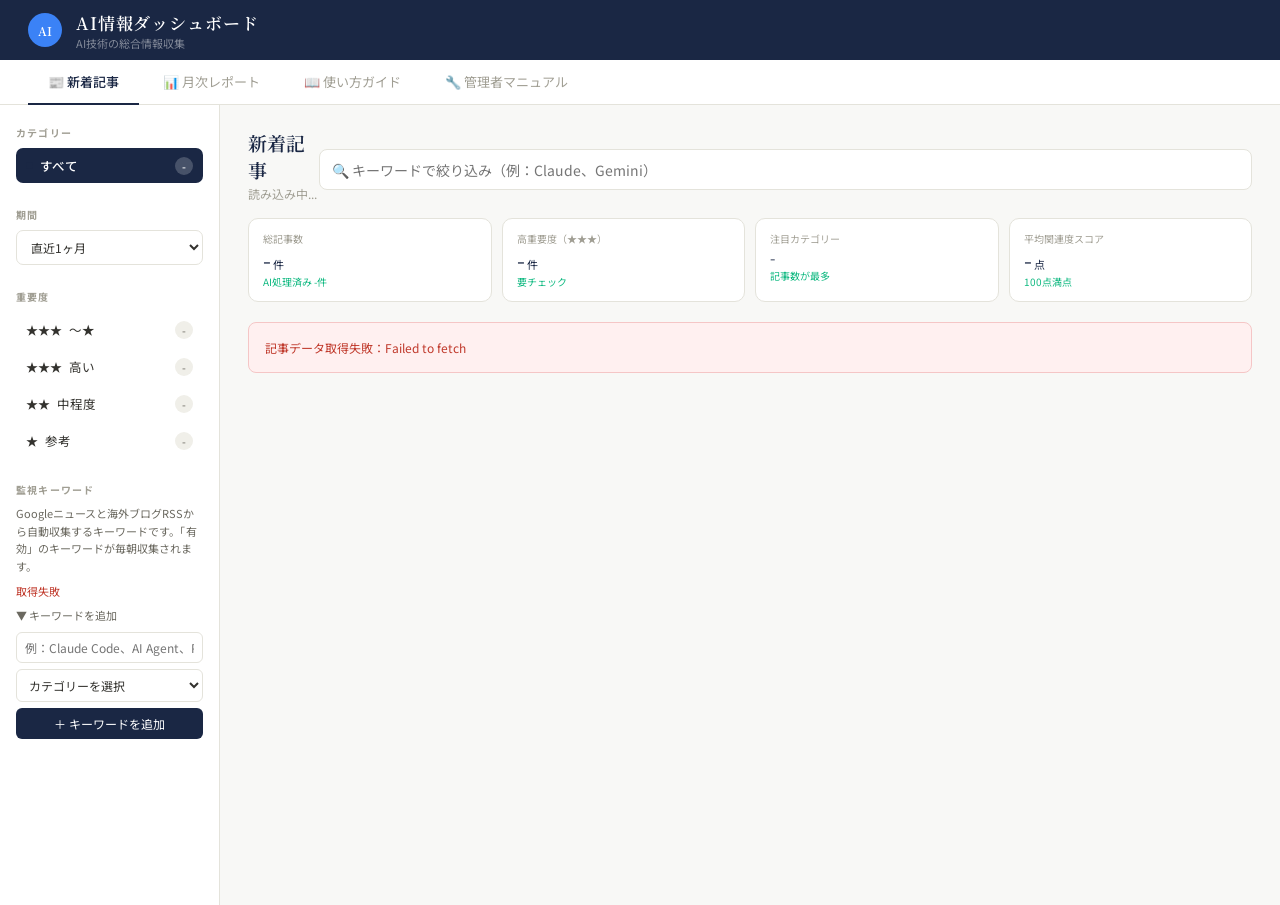
<file: index.html>
<!DOCTYPE html>
<html lang="ja">
<head>
<meta charset="UTF-8">
<meta name="viewport" content="width=device-width, initial-scale=1.0">
<title>AI情報ダッシュボード</title>
<link href="https://fonts.googleapis.com/css2?family=Noto+Serif+JP:wght@400;600&family=Noto+Sans+JP:wght@300;400;500;700&display=swap" rel="stylesheet">
<link rel="stylesheet" href="style.css">
</head>
<body>

<header class="header">
  <div class="header-left">
    <button class="menu-btn" onclick="toggleSidebar()" aria-label="メニューを開く">☰</button>
    <div class="logo-mark">AI</div>
    <div>
      <div class="header-title">AI情報ダッシュボード</div>
      <div class="header-sub">AI技術の総合情報収集</div>
    </div>
  </div>
  <div class="header-right">
    <div class="loading-badge" id="last-updated"></div>
  </div>
</header>

<div class="tab-bar">
  <button class="tab-btn active" onclick="switchTab('articles',this)">📰 新着記事</button>
  <button class="tab-btn" onclick="switchTab('report',this)">📊 月次レポート</button>
  <button class="tab-btn" onclick="switchTab('guide',this)">📖 使い方ガイド</button>
  <button class="tab-btn" onclick="switchTab('admin',this)">🔧 管理者マニュアル</button>
</div>

<!-- 新着記事タブ -->
<div id="tab-articles">
  <div class="layout">
    <div class="sidebar-overlay" id="sidebar-overlay" onclick="closeSidebar()"></div>
    <aside class="sidebar" id="sidebar">
      <button class="sidebar-close" onclick="closeSidebar()" aria-label="メニューを閉じる">✕</button>
      <div class="sidebar-section">
        <div class="sidebar-label">カテゴリー</div>
        <div id="category-filters">
          <button class="filter-btn active" onclick="filterByCategory('all',this)">
            <span class="filter-btn-left"><span class="cat-dot" style="background:var(--navy)"></span>すべて</span>
            <span class="count-badge">-</span>
          </button>
        </div>
      </div>
      <div class="sidebar-section">
        <div class="sidebar-label">期間</div>
        <select class="period-select" onchange="filterByPeriod(this.value)">
          <option value="7">直近1週間</option>
          <option value="30" selected>直近1ヶ月</option>
          <option value="90">直近3ヶ月</option>
          <option value="0">すべて（古い記事含む）</option>
        </select>
      </div>
      <div class="sidebar-section">
        <div class="sidebar-label">重要度</div>
        <button class="filter-btn" onclick="filterByStars('all-stars',this)">
          <span class="filter-btn-left"><span style="font-size:12px">★★★</span>〜★</span>
          <span class="count-badge" id="count-stars-all">-</span>
        </button>
        <button class="filter-btn" onclick="filterByStars('★★★',this)">
          <span class="filter-btn-left"><span style="font-size:12px">★★★</span>高い</span>
          <span class="count-badge" id="count-stars-3">-</span>
        </button>
        <button class="filter-btn" onclick="filterByStars('★★',this)">
          <span class="filter-btn-left"><span style="font-size:12px">★★</span>中程度</span>
          <span class="count-badge" id="count-stars-2">-</span>
        </button>
        <button class="filter-btn" onclick="filterByStars('★',this)">
          <span class="filter-btn-left"><span style="font-size:12px">★</span>参考</span>
          <span class="count-badge" id="count-stars-1">-</span>
        </button>
      </div>
      <div class="sidebar-section">
        <div class="sidebar-label">監視キーワード</div>
        <div style="font-size:11px;color:var(--gray-600);line-height:1.6;margin-bottom:8px">Googleニュースと海外ブログRSSから自動収集するキーワードです。「有効」のキーワードが毎朝収集されます。</div>
        <div class="kw-list" id="kw-list"><div style="font-size:11px;color:var(--gray-400)">読み込み中...</div></div>
        <div class="kw-add-area">
          <div style="font-size:11px;color:var(--gray-600);line-height:1.5;margin-bottom:2px">▼ キーワードを追加</div>
          <input class="kw-input" id="new-kw-input" placeholder="例：Claude Code、AI Agent、Prompt Engineering" type="text">
          <select class="kw-cat-select" id="new-kw-cat">
            <option value="" disabled selected>カテゴリーを選択</option>
            <option value="LLM・基盤モデル">LLM・基盤モデル</option>
            <option value="エージェント工学">エージェント工学</option>
            <option value="AIコーディング支援">AIコーディング支援</option>
            <option value="AI運用・自動化">AI運用・自動化</option>
            <option value="AI検索・リサーチ">AI検索・リサーチ</option>
            <option value="AI活用事例">AI活用事例</option>
            <option value="AIガバナンス・セキュリティ">AIガバナンス・セキュリティ</option>
            <option value="プロンプトエンジニアリング">プロンプトエンジニアリング</option>
            <option value="その他">その他</option>
          </select>
          <button class="kw-add-btn" id="kw-add-btn" onclick="addNewKeyword()">＋ キーワードを追加</button>
        </div>
      </div>
    </aside>

    <main class="main">
      <div class="main-header">
        <div>
          <div class="main-title">新着記事</div>
          <div class="main-count" id="article-count">読み込み中...</div>
        </div>
        <input class="search-input" id="search-input" type="text" placeholder="🔍 キーワードで絞り込み（例：Claude、Gemini）" oninput="filterBySearch(this.value)">
      </div>
      <div class="stats-bar">
        <div class="stat-card">
          <div class="stat-label">総記事数</div>
          <div class="stat-value"><span id="stat-total">-</span><span class="stat-unit">件</span></div>
          <div class="stat-sub" id="stat-processed">AI処理済み -件</div>
        </div>
        <div class="stat-card">
          <div class="stat-label">高重要度（★★★）</div>
          <div class="stat-value"><span id="stat-high">-</span><span class="stat-unit">件</span></div>
          <div class="stat-sub">要チェック</div>
        </div>
        <div class="stat-card">
          <div class="stat-label">注目カテゴリー</div>
          <div class="stat-value" style="font-size:15px;margin-top:4px" id="stat-top-cat">-</div>
          <div class="stat-sub">記事数が最多</div>
        </div>
        <div class="stat-card">
          <div class="stat-label">平均関連度スコア</div>
          <div class="stat-value"><span id="stat-avg-score">-</span><span class="stat-unit">点</span></div>
          <div class="stat-sub">100点満点</div>
        </div>
      </div>
      <div id="articles-container">
        <div class="loading"><div class="spinner"></div>データを読み込み中...</div>
      </div>
    </main>
  </div>
</div>

<!-- 月次レポートタブ -->
<div id="tab-report" style="display:none">
  <div class="main">
    <div class="report-wrap">
      <div class="report-header">
        <div>
          <div class="report-title">月次レポート</div>
          <div class="report-meta" id="report-meta">読み込み中...</div>
        </div>
        <div style="display:flex;align-items:center;gap:10px">
          <select class="period-select" id="report-month-select" onchange="switchReport(this.value)" style="width:auto;min-width:140px">
            <option value="">読み込み中...</option>
          </select>
          <button class="report-gen-btn" id="report-gen-btn" onclick="generateReport()">🔄 今すぐ生成</button>
        </div>
      </div>
      <div id="report-container">
        <div class="loading"><div class="spinner"></div>レポートを読み込み中...</div>
      </div>
    </div>
  </div>
</div>

<!-- 使い方ガイドタブ -->
<div id="tab-guide" style="display:none">
  <div class="main">
    <div class="guide-wrap">

      <div class="guide-section">
        <div class="guide-section-title"><span class="section-icon"></span>このダッシュボードについて</div>
        <p class="guide-text">
          AI技術の総合情報収集ダッシュボードです。<br>
          Googleニュースと海外ブログRSSから、ChatGPT・Gemini・Claude・Perplexity・GitHub Copilotなど各種AIツールの最新情報を<strong>毎朝自動で収集</strong>し、<strong>AIが自動で分類・要約・重要度判定</strong>を行います。<br>
          英語の記事も日本語で要約されるので、海外の一次情報を素早くキャッチアップできます。
        </p>
      </div>

      <div class="guide-section">
        <div class="guide-section-title"><span class="section-icon"></span>画面の見方</div>

        <div class="guide-card">
          <div class="guide-card-title">📰 新着記事タブ</div>
          <div class="guide-card-desc">
            収集された記事の一覧です。各記事にはAIによるサマリー（3行要約）、カテゴリー、重要度（★〜★★★）、自社関連度スコア（0〜100点）が表示されます。<br>
            <strong>その日に取得された記事には青い「NEW」ラベル</strong>が付くので、毎朝チェックする際の目印になります。<br>
            <strong>★★★の記事は左端にブルーのラインが付き</strong>、特に注目すべき記事です。<br>
            記事タイトルをクリックすると元の記事ページに飛べます。
          </div>
        </div>

        <div class="guide-card">
          <div class="guide-card-title">📊 月次レポートタブ</div>
          <div class="guide-card-desc">
            毎月1日に自動生成される月次レポートです。先月の記事の傾向まとめ、カテゴリー別件数、注目トピック、自社への提言、注目記事ピックアップが確認できます。<br>
            「今すぐ生成」ボタンで手動生成も可能です（1〜2分かかります）。
          </div>
        </div>

        <div class="guide-card">
          <div class="guide-card-title">🔎 左サイドバー（フィルター）</div>
          <div class="guide-card-desc">
            <strong>カテゴリー</strong>：記事をカテゴリーで絞り込めます。<br>
            <strong>期間</strong>：直近1週間〜すべてで表示期間を切り替えられます。<br>
            <strong>重要度</strong>：★★★（高い）〜★（参考）で絞り込めます。<br>
            <strong>監視キーワード</strong>：収集対象のキーワード一覧の確認・追加・有効/無効の切り替えができます。
          </div>
        </div>
      </div>

      <div class="guide-section">
        <div class="guide-section-title"><span class="section-icon"></span>キーワードの追加・管理</div>
        <div class="guide-step">
          <div class="guide-step-num">1</div>
          <div class="guide-step-body">
            <div class="guide-step-title">キーワードを入力</div>
            <div class="guide-step-desc">左サイドバーの「監視キーワード」欄にある入力欄に、収集したいキーワードを入力します。<br>例：「Claude Code」「AI Agent」「Prompt Engineering」など</div>
          </div>
        </div>
        <div class="guide-step">
          <div class="guide-step-num">2</div>
          <div class="guide-step-body">
            <div class="guide-step-title">カテゴリーを選択</div>
            <div class="guide-step-desc">そのキーワードで集まる記事をどのカテゴリーに分類するか選びます。<br>（LLM・基盤モデル / エージェント工学 / AIコーディング支援 / AI運用・自動化 / AI検索・リサーチ / AI活用事例 / AIガバナンス・セキュリティ / プロンプトエンジニアリング / その他）</div>
          </div>
        </div>
        <div class="guide-step">
          <div class="guide-step-num">3</div>
          <div class="guide-step-body">
            <div class="guide-step-title">「＋ キーワードを追加」ボタンを押す</div>
            <div class="guide-step-desc">追加されたキーワードは翌朝9時の自動収集から反映されます。</div>
          </div>
        </div>
        <p class="guide-text" style="margin-top:8px">
          不要になったキーワードは、キーワード横の「有効」ボタンを押すと「無効」に切り替わり、次回から収集対象外になります。再度「無効」を押せば「有効」に戻せます。
        </p>
      </div>

      <div class="guide-section">
        <div class="guide-section-title"><span class="section-icon"></span>自動で動いていること</div>
        <p class="guide-text" style="margin-bottom:12px">以下はすべて自動実行されるため、普段の操作は不要です。</p>
        <div class="guide-card">
          <div class="guide-card-title"><span class="guide-badge guide-auto">自動</span>毎朝 9:00 ── 記事の自動収集</div>
          <div class="guide-card-desc">有効なキーワードでGoogleニュース（日本語＋英語）と海外ブログRSSを検索し、新着記事をデータベースに追加します。</div>
        </div>
        <div class="guide-card">
          <div class="guide-card-title"><span class="guide-badge guide-auto">自動</span>毎晩 23:00 ── AI分析・要約</div>
          <div class="guide-card-desc">未処理の記事をAI（Claude）で分析し、要約・重要度・関連度を自動で書き込みます。翌朝にはダッシュボードに反映されています。</div>
        </div>
        <div class="guide-card">
          <div class="guide-card-title"><span class="guide-badge guide-auto">自動</span>毎月1日 7:00 ── 月次レポート生成</div>
          <div class="guide-card-desc">先月分の記事を集計し、AIが傾向まとめ・提言・注目記事をレポートにまとめます。</div>
        </div>
      </div>

      <div class="guide-section">
        <div class="guide-section-title"><span class="section-icon"></span>よくある質問</div>
        <div class="guide-card">
          <div class="guide-card-title">Q. 記事が表示されないのですが？</div>
          <div class="guide-card-desc">左サイドバーの「期間」フィルターを「すべて」に切り替えてみてください。デフォルトは「直近1週間」のため、古い記事は非表示になっています。</div>
        </div>
        <div class="guide-card">
          <div class="guide-card-title">Q.「AI処理待ち」と表示される記事があります</div>
          <div class="guide-card-desc">AIの分析は毎晩23時に自動実行されます。当日収集された記事は翌朝までお待ちください。</div>
        </div>
        <div class="guide-card">
          <div class="guide-card-title">Q. キーワードを追加したのに記事が増えません</div>
          <div class="guide-card-desc">キーワード追加後、翌朝9時の自動収集で反映されます。追加直後には収集されませんのでお待ちください。</div>
        </div>
        <div class="guide-card">
          <div class="guide-card-title">Q. 月次レポートが表示されません</div>
          <div class="guide-card-desc">「月次レポート」タブの「今すぐ生成」ボタンで手動生成できます。初回はまだレポートが存在しないため、一度生成してください。</div>
        </div>
      </div>

    </div>
  </div>
</div>

<!-- 管理者マニュアルタブ -->
<div id="tab-admin" style="display:none">
  <div class="main">
    <div class="guide-wrap">

      <!-- GAS WebアプリURL設定セクション -->
      <div class="gas-url-section">
        <div class="guide-section-title"><span class="section-icon" style="background:var(--rose)"></span>GAS WebアプリURL設定（必須）</div>
        <p class="guide-text" style="margin-bottom:12px">
          このダッシュボードのデータ取得先となるGAS WebアプリのURLを設定してください。<br>
          GASエディタの「デプロイ」→「デプロイを管理」から確認できるウェブアプリURLを入力してください。
        </p>
        <input class="gas-url-input" id="gas-url-input" placeholder="https://script.google.com/macros/s/xxx/exec" type="url">
        <button class="gas-url-save-btn" onclick="saveGasUrl()">URLを保存</button>
        <div class="gas-url-status" id="gas-url-status"></div>
      </div>

      <div class="guide-section">
        <div class="guide-section-title"><span class="section-icon"></span>管理者マニュアルについて</div>
        <p class="guide-text">
          GASエディタでの手動操作が必要な場面のための手順書です。<br>
          普段は自動で動いているので、基本的には何もしなくてOKです。<br>
          <strong>GASエディタの開き方</strong>：スプレッドシート → 拡張機能 → Apps Script
        </p>
      </div>

      <div class="guide-section">
        <div class="guide-section-title"><span class="section-icon"></span>記事を全部消してイチから取り直したい</div>
        <div class="guide-step">
          <div class="guide-step-num">1</div>
          <div class="guide-step-body">
            <div class="guide-step-title">記事DBを空にする</div>
            <div class="guide-step-desc">スプレッドシートの「記事DB」シートを開き、2行目以降を全選択して削除する。<br>（1行目のヘッダーは残すこと）</div>
          </div>
        </div>
        <div class="guide-step">
          <div class="guide-step-num">2</div>
          <div class="guide-step-body">
            <div class="guide-step-title">fetchAndStoreArticles を実行</div>
            <div class="guide-step-desc">GASエディタで関数を選んで ▶ 実行。Googleニュースから記事が収集される。すぐ終わります。</div>
          </div>
        </div>
        <div class="guide-step">
          <div class="guide-step-num">3</div>
          <div class="guide-step-body">
            <div class="guide-step-title">processArticles を実行</div>
            <div class="guide-step-desc">未処理の記事をAIで分析・要約する。件数が多い場合は自動で継続実行されるので、1回実行すればOKです。</div>
          </div>
        </div>
      </div>

      <div class="guide-section">
        <div class="guide-section-title"><span class="section-icon"></span>「解析エラー」の記事を再処理したい</div>
        <div class="guide-step">
          <div class="guide-step-num">1</div>
          <div class="guide-step-body">
            <div class="guide-step-title">処理済みフラグを消す</div>
            <div class="guide-step-desc">スプレッドシートの「記事DB」シートで、該当記事のK列（処理済みフラグ）の「済」を削除して空白にする。</div>
          </div>
        </div>
        <div class="guide-step">
          <div class="guide-step-num">2</div>
          <div class="guide-step-body">
            <div class="guide-step-title">processArticles を実行</div>
            <div class="guide-step-desc">上と同じ手順でAI分析を再実行する。</div>
          </div>
        </div>
      </div>

      <div class="guide-section">
        <div class="guide-section-title"><span class="section-icon"></span>月次レポートを作り直したい</div>
        <div class="guide-step">
          <div class="guide-step-num">1</div>
          <div class="guide-step-body">
            <div class="guide-step-title">古いレポートを削除</div>
            <div class="guide-step-desc">スプレッドシートの「月次レポート」シートで、作り直したい月の行を右クリック →「行を削除」。</div>
          </div>
        </div>
        <div class="guide-step">
          <div class="guide-step-num">2</div>
          <div class="guide-step-body">
            <div class="guide-step-title">レポートを再生成</div>
            <div class="guide-step-desc">ダッシュボードの「月次レポート」タブ →「今すぐ生成」ボタンを押す。1〜2分かかります。</div>
          </div>
        </div>
      </div>

      <div class="guide-section">
        <div class="guide-section-title"><span class="section-icon"></span>自動実行が止まってしまったら</div>
        <p class="guide-text" style="margin-bottom:12px">
          トリガー（自動実行の設定）が消えたり動かなくなった場合：
        </p>
        <div class="guide-step">
          <div class="guide-step-num">1</div>
          <div class="guide-step-body">
            <div class="guide-step-title">トリガーの状態を確認</div>
            <div class="guide-step-desc">GASエディタの左メニューの「トリガー」（時計アイコン）で一覧を確認する。</div>
          </div>
        </div>
        <div class="guide-step">
          <div class="guide-step-num">2</div>
          <div class="guide-step-body">
            <div class="guide-step-title">GAS管理画面でトリガーを手動設定</div>
            <div class="guide-step-desc">左メニューの時計アイコン（トリガー）→「トリガーを追加」で、以下の3つを設定してください。</div>
          </div>
        </div>
        <div style="margin-top:12px">
          <div class="guide-card">
            <div class="guide-card-title"><span class="guide-badge guide-auto">自動</span>毎朝 9:00 ── fetchAndStoreArticles</div>
            <div class="guide-card-desc">Googleニュース（日英）と海外ブログRSSから新着記事を収集（日付ベースのタイマー / 午前9時〜10時）</div>
          </div>
          <div class="guide-card">
            <div class="guide-card-title"><span class="guide-badge guide-auto">自動</span>毎晩 23:00 ── processArticles</div>
            <div class="guide-card-desc">その日の未処理記事をAIで分析・要約（日付ベースのタイマー / 午後11時〜12時）</div>
          </div>
          <div class="guide-card">
            <div class="guide-card-title"><span class="guide-badge guide-auto">自動</span>毎月1日 7:00 ── generateMonthlyReport</div>
            <div class="guide-card-desc">先月分の月次レポートを生成（月ベースのタイマー / 1日 / 午前7時〜8時）</div>
          </div>
        </div>
      </div>

      <div class="guide-section">
        <div class="guide-section-title"><span class="section-icon"></span>コードを修正した後の反映手順</div>
        <div class="guide-step">
          <div class="guide-step-num">1</div>
          <div class="guide-step-body">
            <div class="guide-step-title">GASエディタで「デプロイを管理」をクリック</div>
          </div>
        </div>
        <div class="guide-step">
          <div class="guide-step-num">2</div>
          <div class="guide-step-body">
            <div class="guide-step-title">編集（鉛筆アイコン）をクリック</div>
          </div>
        </div>
        <div class="guide-step">
          <div class="guide-step-num">3</div>
          <div class="guide-step-body">
            <div class="guide-step-title">バージョンを「新バージョン」に変更</div>
          </div>
        </div>
        <div class="guide-step">
          <div class="guide-step-num">4</div>
          <div class="guide-step-body">
            <div class="guide-step-title">「デプロイ」をクリック</div>
          </div>
        </div>
      </div>

      <div class="guide-section">
        <div class="guide-section-title"><span class="section-icon"></span>関数一覧</div>
        <p class="guide-text" style="margin-bottom:12px">GASエディタで手動実行できる関数の一覧です。</p>
        <div class="guide-card">
          <div class="guide-card-title"><span class="guide-badge guide-manual">手動OK</span>fetchAndStoreArticles</div>
          <div class="guide-card-desc">Googleニュース（日英）と海外ブログRSSから記事を収集して記事DBに追加する</div>
        </div>
        <div class="guide-card">
          <div class="guide-card-title"><span class="guide-badge guide-manual">手動OK</span>processArticles</div>
          <div class="guide-card-desc">未処理の記事をClaude AIで分析・要約する（件数が多い場合は自動継続）</div>
        </div>
        <div class="guide-card">
          <div class="guide-card-title"><span class="guide-badge guide-manual">手動OK</span>generateMonthlyReport</div>
          <div class="guide-card-desc">先月分（なければ今月分）の月次レポートを生成する</div>
        </div>
        <div class="guide-card" style="opacity:0.6">
          <div class="guide-card-title">setAllTriggers（非推奨）</div>
          <div class="guide-card-desc">トリガーの一括設定。現在はGAS管理画面での手動設定を推奨しています。</div>
        </div>
        <div class="guide-card" style="opacity:0.6">
          <div class="guide-card-title">doGet / getArticlesData / getKeywordsData / addKeyword / toggleKeyword / getMonthlyReportData</div>
          <div class="guide-card-desc">ダッシュボードが自動で呼ぶ関数。手動で実行する必要はありません。</div>
        </div>
      </div>

      <div class="guide-section">
        <div class="guide-section-title"><span class="section-icon"></span>トラブルシューティング</div>
        <div class="guide-card">
          <div class="guide-card-title">記事が収集されない</div>
          <div class="guide-card-desc">GASエディタの「実行数」（時計アイコン）で fetchAndStoreArticles のログを確認。<br>「キーワード管理」シートに有効なキーワードがあるかも確認してください。</div>
        </div>
        <div class="guide-card">
          <div class="guide-card-title">AIサマリーが入らない・解析エラーになる</div>
          <div class="guide-card-desc">GASエディタ →「プロジェクトの設定」→「スクリプトプロパティ」で ANTHROPIC_API_KEY が正しいか確認。<br>Anthropicコンソールでキーが有効か・残高があるか確認してください。</div>
        </div>
        <div class="guide-card">
          <div class="guide-card-title">ダッシュボードが表示されない</div>
          <div class="guide-card-desc">「デプロイを管理」で最新バージョンにデプロイされているか確認してください。</div>
        </div>
      </div>

    </div>
  </div>
</div>

<script src="app.js"></script>
</body>
</html>
</file>
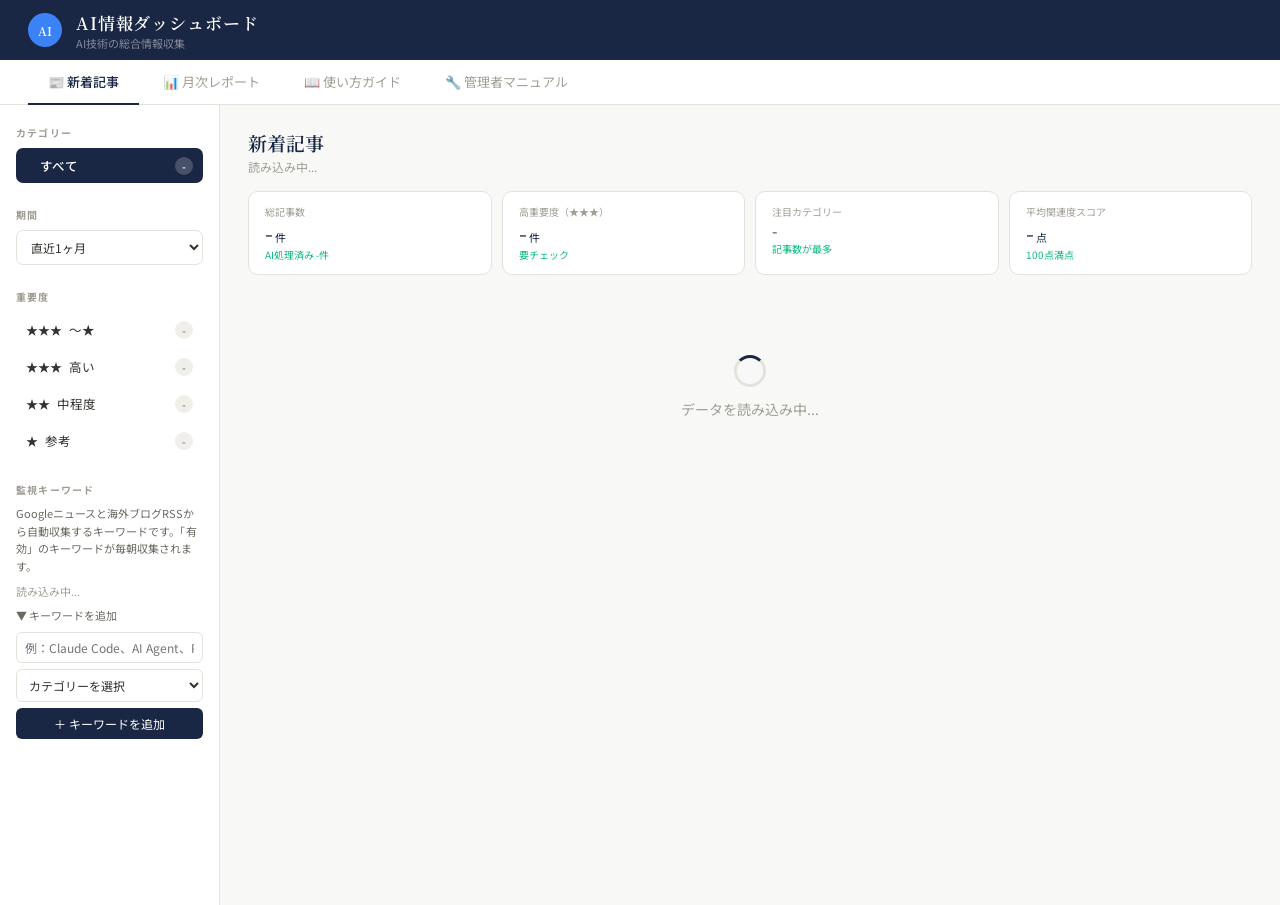
<file: dashboard.html>
<!DOCTYPE html>
<html lang="ja">
<head>
<meta charset="UTF-8">
<meta name="viewport" content="width=device-width, initial-scale=1.0">
<title>AI情報ダッシュボード</title>
<link href="https://fonts.googleapis.com/css2?family=Noto+Serif+JP:wght@400;600&family=Noto+Sans+JP:wght@300;400;500;700&display=swap" rel="stylesheet">
<style>
  :root {
    --navy:#1a2744; --navy-light:#253561;
    --rose:#3b82f6; --rose-light:#eff6ff;
    --gold:#f59e0b; --gold-light:#fefce8;
    --teal:#10b981; --teal-light:#ecfdf5;
    --lavender:#8b5cf6; --lavender-light:#f5f3ff;
    --gray-50:#f8f8f6; --gray-100:#f0efe9;
    --gray-200:#e4e3db; --gray-400:#a09e93;
    --gray-600:#6b6960; --gray-800:#33322e;
  }
  *{box-sizing:border-box;margin:0;padding:0}
  body{font-family:'Noto Sans JP',sans-serif;background:var(--gray-50);color:#1e1d1a;min-height:100vh}

  .header{background:var(--navy);padding:0 28px;display:flex;align-items:center;justify-content:space-between;height:60px;position:sticky;top:0;z-index:100}
  .header-left{display:flex;align-items:center;gap:14px}
  .logo-mark{width:34px;height:34px;background:var(--rose);border-radius:50%;display:flex;align-items:center;justify-content:center;font-family:'Noto Serif JP',serif;font-size:12px;color:white;font-weight:600}
  .header-title{font-family:'Noto Serif JP',serif;font-size:17px;color:white;font-weight:600;letter-spacing:.05em}
  .header-sub{font-size:11px;color:rgba(255,255,255,.45)}
  .header-right{display:flex;align-items:center;gap:10px}
  .keyword-badge{background:rgba(255,255,255,.1);border:1px solid rgba(255,255,255,.2);border-radius:20px;padding:4px 12px;font-size:11px;color:rgba(255,255,255,.75);display:flex;align-items:center;gap:5px}
  .kw-dot{width:6px;height:6px;border-radius:50%;background:#4cd964;animation:pulse 2s infinite}
  @keyframes pulse{0%,100%{opacity:1}50%{opacity:.4}}
  .loading-badge{font-size:11px;color:rgba(255,255,255,.4)}

  .tab-bar{background:white;border-bottom:1px solid var(--gray-200);display:flex;padding:0 28px;gap:4px}
  .tab-btn{padding:12px 20px;border:none;background:none;cursor:pointer;font-family:'Noto Sans JP',sans-serif;font-size:13px;color:var(--gray-400);border-bottom:2px solid transparent;transition:all .15s;margin-bottom:-1px}
  .tab-btn:hover{color:var(--navy)}
  .tab-btn.active{color:var(--navy);font-weight:500;border-bottom-color:var(--navy)}

  .layout{display:grid;grid-template-columns:220px 1fr;min-height:calc(100vh - 100px)}

  .sidebar{background:white;border-right:1px solid var(--gray-200);padding:20px 0;position:sticky;top:100px;height:calc(100vh - 100px);overflow-y:auto}
  .sidebar-section{padding:0 16px;margin-bottom:24px}
  .sidebar-label{font-size:10px;font-weight:700;letter-spacing:.12em;color:var(--gray-400);margin-bottom:8px;text-transform:uppercase}
  .filter-btn{display:flex;align-items:center;justify-content:space-between;width:100%;padding:8px 10px;border-radius:7px;border:none;background:none;cursor:pointer;font-family:'Noto Sans JP',sans-serif;font-size:12.5px;color:var(--gray-800);transition:all .15s;margin-bottom:2px;text-align:left}
  .filter-btn:hover{background:var(--gray-50)}
  .filter-btn.active{background:var(--navy);color:white;font-weight:500}
  .filter-btn-left{display:flex;align-items:center;gap:7px}
  .cat-dot{width:7px;height:7px;border-radius:50%;flex-shrink:0}
  .count-badge{font-size:11px;background:var(--gray-100);color:var(--gray-600);border-radius:10px;padding:1px 7px}
  .filter-btn.active .count-badge{background:rgba(255,255,255,.2);color:white}
  .period-select{width:100%;padding:7px 10px;border:1px solid var(--gray-200);border-radius:7px;font-family:'Noto Sans JP',sans-serif;font-size:12px;color:var(--gray-800);background:white}

  /* キーワード管理 */
  .kw-list{display:flex;flex-direction:column;gap:4px;margin-bottom:8px}
  .kw-item{display:flex;align-items:center;justify-content:space-between;padding:5px 8px;background:var(--gray-50);border-radius:6px;font-size:12px}
  .kw-item.inactive{opacity:.5}
  .kw-toggle{font-size:10px;padding:2px 6px;border-radius:4px;border:none;cursor:pointer;background:var(--teal-light);color:var(--teal);font-family:'Noto Sans JP',sans-serif}
  .kw-toggle.off{background:var(--gray-100);color:var(--gray-400)}
  .kw-add-area{display:flex;flex-direction:column;gap:6px;margin-top:8px}
  .kw-input{width:100%;padding:6px 8px;border:1px solid var(--gray-200);border-radius:6px;font-size:12px;font-family:'Noto Sans JP',sans-serif}
  .kw-cat-select{width:100%;padding:6px 8px;border:1px solid var(--gray-200);border-radius:6px;font-size:12px;font-family:'Noto Sans JP',sans-serif;color:var(--gray-800);background:white}
  .kw-add-btn{width:100%;padding:7px;background:var(--navy);color:white;border:none;border-radius:6px;font-size:12px;cursor:pointer;font-family:'Noto Sans JP',sans-serif}
  .kw-add-btn:disabled{opacity:.5;cursor:not-allowed}

  .main{padding:24px 28px}
  .main-header{display:flex;align-items:center;justify-content:space-between;margin-bottom:16px}
  .main-title{font-family:'Noto Serif JP',serif;font-size:19px;font-weight:600;color:var(--navy)}
  .main-count{font-size:12px;color:var(--gray-400);margin-top:2px}

  .stats-bar{display:grid;grid-template-columns:repeat(4,1fr);gap:10px;margin-bottom:20px}
  .stat-card{background:white;border-radius:10px;padding:12px 16px;border:1px solid var(--gray-200)}
  .stat-label{font-size:10px;color:var(--gray-400);margin-bottom:3px}
  .stat-value{font-family:'Noto Serif JP',serif;font-size:22px;font-weight:600;color:var(--navy);line-height:1}
  .stat-unit{font-size:11px;font-family:'Noto Sans JP',sans-serif;font-weight:400;margin-left:2px}
  .stat-sub{font-size:10px;color:var(--teal);margin-top:3px}

  .articles{display:flex;flex-direction:column;gap:12px}
  .article-card{background:white;border-radius:12px;border:1px solid var(--gray-200);padding:18px 20px;transition:all .2s;position:relative;overflow:hidden}
  .article-card:hover{border-color:var(--navy);box-shadow:0 3px 14px rgba(26,39,68,.07)}
  .article-card.high::before{content:'';position:absolute;left:0;top:0;bottom:0;width:3px;background:var(--rose)}
  .card-top{display:flex;align-items:flex-start;justify-content:space-between;gap:10px;margin-bottom:8px}
  .card-meta{display:flex;align-items:center;gap:6px;flex-wrap:wrap}
  .new-badge{background:var(--rose);color:white;font-size:9px;font-weight:700;padding:2px 6px;border-radius:8px}
  .cat-tag{display:inline-flex;align-items:center;gap:3px;border-radius:20px;padding:2px 8px;font-size:11px;font-weight:500}
  .date-text{font-size:11px;color:var(--gray-400);white-space:nowrap}
  .stars-text{font-size:13px;white-space:nowrap}
  .card-title{font-size:14.5px;font-weight:700;color:var(--navy);line-height:1.5;margin-bottom:8px}
  .card-title a{color:inherit;text-decoration:none}
  .card-title a:hover{text-decoration:underline}
  .card-source{font-size:11px;color:var(--gray-400);margin-bottom:8px}
  .summary-box{background:var(--gray-50);border-radius:7px;padding:10px 12px;margin-bottom:10px;border-left:2px solid var(--gray-200)}
  .summary-label{font-size:9px;font-weight:700;color:var(--gray-400);letter-spacing:.1em;margin-bottom:5px}
  .summary-text{font-size:12px;color:var(--gray-800);line-height:1.9}
  .card-footer{display:flex;align-items:center;justify-content:space-between}
  .relevance-bar{display:flex;align-items:center;gap:6px}
  .relevance-label{font-size:10px;color:var(--gray-400)}
  .bar-track{width:70px;height:4px;background:var(--gray-200);border-radius:2px;overflow:hidden}
  .bar-fill{height:100%;border-radius:2px;background:var(--teal)}
  .relevance-pct{font-size:11px;font-weight:700;color:var(--teal)}
  .unprocessed-note{font-size:11px;color:var(--gray-400);font-style:italic;margin-bottom:10px}

  .loading{text-align:center;padding:60px;color:var(--gray-400);font-size:14px}
  .spinner{width:32px;height:32px;border:3px solid var(--gray-200);border-top-color:var(--navy);border-radius:50%;animation:spin .8s linear infinite;margin:0 auto 12px}
  @keyframes spin{to{transform:rotate(360deg)}}
  .empty{text-align:center;padding:60px;color:var(--gray-400)}
  .error-box{background:#fff0f0;border:1px solid #f5c6c6;border-radius:8px;padding:16px;color:#c0392b;font-size:12px}

  /* 月次レポート */
  .report-wrap{max-width:860px;margin:0 auto}
  .report-header{display:flex;align-items:center;justify-content:space-between;margin-bottom:24px}
  .report-title{font-family:'Noto Serif JP',serif;font-size:22px;font-weight:600;color:var(--navy)}
  .report-meta{font-size:12px;color:var(--gray-400);margin-top:4px}
  .report-gen-btn{padding:8px 18px;background:var(--navy);color:white;border:none;border-radius:8px;font-size:13px;font-family:'Noto Sans JP',sans-serif;cursor:pointer}
  .report-gen-btn:disabled{opacity:.5;cursor:not-allowed}
  .report-section{background:white;border-radius:14px;border:1px solid var(--gray-200);padding:22px 24px;margin-bottom:16px}
  .report-section-title{font-family:'Noto Serif JP',serif;font-size:16px;font-weight:600;color:var(--navy);margin-bottom:14px;display:flex;align-items:center;gap:8px}
  .section-icon{width:6px;height:20px;border-radius:3px;background:var(--rose);flex-shrink:0}
  .trend-text{font-size:14px;line-height:1.9;color:var(--gray-800)}
  .cat-bars{display:flex;flex-direction:column;gap:10px}
  .cat-bar-item{display:flex;align-items:center;gap:12px}
  .cat-bar-name{font-size:13px;color:var(--gray-800);width:160px;flex-shrink:0}
  .cat-bar-track{flex:1;height:8px;background:var(--gray-100);border-radius:4px;overflow:hidden}
  .cat-bar-fill{height:100%;border-radius:4px;background:var(--rose)}
  .cat-bar-count{font-size:12px;font-weight:700;color:var(--gray-600);width:40px;text-align:right;flex-shrink:0}
  .topics-list{display:flex;flex-wrap:wrap;gap:8px}
  .topic-chip{background:var(--navy-light,#253561);color:white;border-radius:20px;padding:5px 14px;font-size:12px}
  .rec-list{display:flex;flex-direction:column;gap:12px}
  .rec-item{border-left:3px solid var(--gray-200);padding:10px 14px;border-radius:0 8px 8px 0;background:var(--gray-50)}
  .rec-item.high{border-left-color:var(--rose)}
  .rec-item.mid{border-left-color:var(--gold)}
  .rec-item.low{border-left-color:var(--teal)}
  .rec-title{font-size:13px;font-weight:700;color:var(--navy);margin-bottom:4px;display:flex;align-items:center;gap:8px}
  .priority-badge{font-size:10px;padding:1px 7px;border-radius:10px;font-weight:500}
  .priority-badge.high{background:var(--rose-light);color:var(--rose)}
  .priority-badge.mid{background:var(--gold-light);color:#8a6500}
  .priority-badge.low{background:var(--teal-light);color:var(--teal)}
  .rec-detail{font-size:12px;color:var(--gray-800);line-height:1.8}
  .pickup-list{display:flex;flex-direction:column;gap:10px}
  .pickup-item{padding:12px 14px;background:var(--gray-50);border-radius:8px;border:1px solid var(--gray-200)}
  .pickup-top{display:flex;align-items:center;gap:8px;margin-bottom:6px}
  .pickup-title{font-size:13px;font-weight:700;color:var(--navy);line-height:1.5;margin-bottom:4px}
  .pickup-title a:hover{text-decoration:underline}
  .pickup-summary{font-size:12px;color:var(--gray-800);line-height:1.7}
  .no-report{text-align:center;padding:60px}
  .no-report-icon{font-size:40px;margin-bottom:12px}
  .no-report-text{font-size:14px;color:var(--gray-400);margin-bottom:20px}

  /* 使い方ガイド */
  .guide-wrap{max-width:860px;margin:0 auto}
  .guide-section{background:white;border-radius:14px;border:1px solid var(--gray-200);padding:22px 24px;margin-bottom:16px}
  .guide-section-title{font-family:'Noto Serif JP',serif;font-size:16px;font-weight:600;color:var(--navy);margin-bottom:14px;display:flex;align-items:center;gap:8px}
  .guide-text{font-size:13.5px;color:var(--gray-800);line-height:2}
  .guide-step{display:flex;gap:12px;margin-bottom:14px}
  .guide-step-num{width:28px;height:28px;border-radius:50%;background:var(--navy);color:white;font-size:12px;font-weight:700;display:flex;align-items:center;justify-content:center;flex-shrink:0;margin-top:2px}
  .guide-step-body{flex:1}
  .guide-step-title{font-size:13.5px;font-weight:700;color:var(--navy);margin-bottom:2px}
  .guide-step-desc{font-size:12.5px;color:var(--gray-600);line-height:1.8}
  .guide-card{background:var(--gray-50);border-radius:8px;padding:14px 16px;margin-bottom:8px;border:1px solid var(--gray-200)}
  .guide-card-title{font-size:13px;font-weight:700;color:var(--navy);margin-bottom:4px;display:flex;align-items:center;gap:6px}
  .guide-card-desc{font-size:12.5px;color:var(--gray-600);line-height:1.8}
  .guide-badge{display:inline-block;font-size:10px;font-weight:700;padding:2px 8px;border-radius:10px;margin-right:4px}
  .guide-auto{background:var(--teal-light);color:var(--teal)}
  .guide-manual{background:var(--rose-light);color:var(--rose)}

  /* ハンバーガーメニューボタン */
  .menu-btn{display:none;background:none;border:none;color:white;font-size:22px;cursor:pointer;padding:4px 8px;margin-right:8px;line-height:1}
  /* サイドバーオーバーレイ */
  .sidebar-overlay{display:none;position:fixed;top:0;left:0;right:0;bottom:0;background:rgba(0,0,0,.4);z-index:200}
  .sidebar-close{display:none;position:absolute;top:12px;right:12px;background:none;border:none;font-size:22px;color:var(--gray-600);cursor:pointer;padding:4px 8px;line-height:1}

  /* ===== スマホ対応（JSクラス .mobile で適用） ===== */
  /* ベースフォントサイズを拡大 */
  .mobile body{font-size:16px}

  /* ハンバーガーボタン表示 */
  .mobile .menu-btn{display:block}
  .mobile .sidebar-close{display:block}

  /* ヘッダー */
  .mobile .header{padding:0 12px;height:52px}
  .mobile .header-title{font-size:16px}
  .mobile .header-sub{display:none}
  .mobile .keyword-badge{display:none}
  .mobile .loading-badge{font-size:12px}

  /* タブバー */
  .mobile .tab-bar{padding:0 8px;overflow-x:auto;-webkit-overflow-scrolling:touch;white-space:nowrap;gap:0}
  .mobile .tab-bar::-webkit-scrollbar{display:none}
  .mobile .tab-btn{padding:12px 16px;font-size:14px;flex-shrink:0}

  /* レイアウト：サイドバーを非表示にして1カラム */
  .mobile .layout{grid-template-columns:1fr}
  .mobile .sidebar{display:none}

  /* サイドバー：オーバーレイモード */
  .mobile .sidebar.open{display:block;position:fixed;top:0;left:0;width:280px;height:100vh;z-index:201;padding-top:52px;box-shadow:4px 0 20px rgba(0,0,0,.15);overflow-y:auto}
  .mobile .sidebar-overlay.open{display:block}
  .mobile .filter-btn{font-size:14px;padding:10px 12px}
  .mobile .sidebar-label{font-size:12px}
  .mobile .period-select{font-size:14px;padding:10px 12px}

  /* メインエリア */
  .mobile .main{padding:16px 12px}
  .mobile .main-title{font-size:20px}
  .mobile .main-count{font-size:14px}

  /* 統計カード */
  .mobile .stats-bar{grid-template-columns:repeat(2,1fr);gap:8px;margin-bottom:16px}
  .mobile .stat-card{padding:12px 14px}
  .mobile .stat-value{font-size:22px}
  .mobile .stat-label{font-size:12px}
  .mobile .stat-sub{font-size:12px}

  /* 記事カード */
  .mobile .article-card{padding:16px 14px;border-radius:10px}
  .mobile .card-title{font-size:16px;line-height:1.6}
  .mobile .card-source{font-size:13px}
  .mobile .summary-box{padding:10px 12px}
  .mobile .summary-text{font-size:14px;line-height:2}
  .mobile .cat-tag{font-size:12px;padding:3px 8px}
  .mobile .date-text{font-size:12px}
  .mobile .stars-text{font-size:15px}
  .mobile .relevance-label{font-size:12px}
  .mobile .bar-track{width:60px}
  .mobile .relevance-pct{font-size:13px}
  .mobile .unprocessed-note{font-size:13px}
  .mobile .new-badge{font-size:11px;padding:3px 8px}

  /* レポート */
  .mobile .report-wrap{max-width:100%}
  .mobile .report-header{flex-wrap:wrap;gap:12px}
  .mobile .report-title{font-size:20px}
  .mobile .report-meta{font-size:14px}
  .mobile .report-section{padding:18px 14px;border-radius:10px}
  .mobile .report-section-title{font-size:17px}
  .mobile .trend-text{font-size:15px}
  .mobile .cat-bar-name{width:110px;font-size:14px}
  .mobile .cat-bar-count{font-size:13px}
  .mobile .topic-chip{font-size:14px;padding:6px 16px}
  .mobile .rec-title{font-size:15px}
  .mobile .rec-detail{font-size:14px}
  .mobile .pickup-item{padding:12px 14px}
  .mobile .pickup-title{font-size:15px}
  .mobile .pickup-summary{font-size:14px}
  .mobile .priority-badge{font-size:12px}

  /* ガイド */
  .mobile .guide-wrap{max-width:100%}
  .mobile .guide-section{padding:18px 14px;border-radius:10px}
  .mobile .guide-section-title{font-size:17px}
  .mobile .guide-text{font-size:15px}
  .mobile .guide-step-title{font-size:15px}
  .mobile .guide-step-desc{font-size:14px}
  .mobile .guide-card{padding:14px 14px}
  .mobile .guide-card-title{font-size:15px}
  .mobile .guide-card-desc{font-size:14px}
</style>
</head>
<body>

<header class="header">
  <div class="header-left">
    <button class="menu-btn" onclick="toggleSidebar()" aria-label="メニューを開く">☰</button>
    <div class="logo-mark">AI</div>
    <div>
      <div class="header-title">AI情報ダッシュボード</div>
      <div class="header-sub">AI技術の総合情報収集</div>
    </div>
  </div>
  <div class="header-right">
    <div class="loading-badge" id="last-updated"></div>
  </div>
</header>

<div class="tab-bar">
  <button class="tab-btn active" onclick="switchTab('articles',this)">📰 新着記事</button>
  <button class="tab-btn" onclick="switchTab('report',this)">📊 月次レポート</button>
  <button class="tab-btn" onclick="switchTab('guide',this)">📖 使い方ガイド</button>
  <button class="tab-btn" onclick="switchTab('admin',this)">🔧 管理者マニュアル</button>
</div>

<!-- 新着記事タブ -->
<div id="tab-articles">
  <div class="layout">
    <div class="sidebar-overlay" id="sidebar-overlay" onclick="closeSidebar()"></div>
    <aside class="sidebar" id="sidebar">
      <button class="sidebar-close" onclick="closeSidebar()" aria-label="メニューを閉じる">✕</button>
      <div class="sidebar-section">
        <div class="sidebar-label">カテゴリー</div>
        <div id="category-filters">
          <button class="filter-btn active" onclick="filterByCategory('all',this)">
            <span class="filter-btn-left"><span class="cat-dot" style="background:var(--navy)"></span>すべて</span>
            <span class="count-badge">-</span>
          </button>
        </div>
      </div>
      <div class="sidebar-section">
        <div class="sidebar-label">期間</div>
        <select class="period-select" onchange="filterByPeriod(this.value)">
          <option value="7">直近1週間</option>
          <option value="30" selected>直近1ヶ月</option>
          <option value="90">直近3ヶ月</option>
          <option value="0">すべて（古い記事含む）</option>
        </select>
      </div>
      <div class="sidebar-section">
        <div class="sidebar-label">重要度</div>
        <button class="filter-btn" onclick="filterByStars('all-stars',this)">
          <span class="filter-btn-left"><span style="font-size:12px">★★★</span>〜★</span>
          <span class="count-badge" id="count-stars-all">-</span>
        </button>
        <button class="filter-btn" onclick="filterByStars('★★★',this)">
          <span class="filter-btn-left"><span style="font-size:12px">★★★</span>高い</span>
          <span class="count-badge" id="count-stars-3">-</span>
        </button>
        <button class="filter-btn" onclick="filterByStars('★★',this)">
          <span class="filter-btn-left"><span style="font-size:12px">★★</span>中程度</span>
          <span class="count-badge" id="count-stars-2">-</span>
        </button>
        <button class="filter-btn" onclick="filterByStars('★',this)">
          <span class="filter-btn-left"><span style="font-size:12px">★</span>参考</span>
          <span class="count-badge" id="count-stars-1">-</span>
        </button>
      </div>
      <div class="sidebar-section">
        <div class="sidebar-label">監視キーワード</div>
        <div style="font-size:11px;color:var(--gray-600);line-height:1.6;margin-bottom:8px">Googleニュースと海外ブログRSSから自動収集するキーワードです。「有効」のキーワードが毎朝収集されます。</div>
        <div class="kw-list" id="kw-list"><div style="font-size:11px;color:var(--gray-400)">読み込み中...</div></div>
        <div class="kw-add-area">
          <div style="font-size:11px;color:var(--gray-600);line-height:1.5;margin-bottom:2px">▼ キーワードを追加</div>
          <input class="kw-input" id="new-kw-input" placeholder="例：Claude Code、AI Agent、Prompt Engineering" type="text">
          <select class="kw-cat-select" id="new-kw-cat">
            <option value="" disabled selected>カテゴリーを選択</option>
            <option value="LLM・基盤モデル">LLM・基盤モデル</option>
            <option value="エージェント工学">エージェント工学</option>
            <option value="AIコーディング支援">AIコーディング支援</option>
            <option value="AI運用・自動化">AI運用・自動化</option>
            <option value="AI検索・リサーチ">AI検索・リサーチ</option>
            <option value="AI活用事例">AI活用事例</option>
            <option value="AIガバナンス・セキュリティ">AIガバナンス・セキュリティ</option>
            <option value="プロンプトエンジニアリング">プロンプトエンジニアリング</option>
            <option value="その他">その他</option>
          </select>
          <button class="kw-add-btn" id="kw-add-btn" onclick="addNewKeyword()">＋ キーワードを追加</button>
        </div>
      </div>
    </aside>

    <main class="main">
      <div class="main-header">
        <div>
          <div class="main-title">新着記事</div>
          <div class="main-count" id="article-count">読み込み中...</div>
        </div>
      </div>
      <div class="stats-bar">
        <div class="stat-card">
          <div class="stat-label">総記事数</div>
          <div class="stat-value"><span id="stat-total">-</span><span class="stat-unit">件</span></div>
          <div class="stat-sub" id="stat-processed">AI処理済み -件</div>
        </div>
        <div class="stat-card">
          <div class="stat-label">高重要度（★★★）</div>
          <div class="stat-value"><span id="stat-high">-</span><span class="stat-unit">件</span></div>
          <div class="stat-sub">要チェック</div>
        </div>
        <div class="stat-card">
          <div class="stat-label">注目カテゴリー</div>
          <div class="stat-value" style="font-size:15px;margin-top:4px" id="stat-top-cat">-</div>
          <div class="stat-sub">記事数が最多</div>
        </div>
        <div class="stat-card">
          <div class="stat-label">平均関連度スコア</div>
          <div class="stat-value"><span id="stat-avg-score">-</span><span class="stat-unit">点</span></div>
          <div class="stat-sub">100点満点</div>
        </div>
      </div>
      <div id="articles-container">
        <div class="loading"><div class="spinner"></div>データを読み込み中...</div>
      </div>
    </main>
  </div>
</div>

<!-- 月次レポートタブ -->
<div id="tab-report" style="display:none">
  <div class="main">
    <div class="report-wrap">
      <div class="report-header">
        <div>
          <div class="report-title">月次レポート</div>
          <div class="report-meta" id="report-meta">読み込み中...</div>
        </div>
        <div style="display:flex;align-items:center;gap:10px">
          <select class="period-select" id="report-month-select" onchange="switchReport(this.value)" style="width:auto;min-width:140px">
            <option value="">読み込み中...</option>
          </select>
          <button class="report-gen-btn" id="report-gen-btn" onclick="generateReport()">🔄 今すぐ生成</button>
        </div>
      </div>
      <div id="report-container">
        <div class="loading"><div class="spinner"></div>レポートを読み込み中...</div>
      </div>
    </div>
  </div>
</div>

<!-- 使い方ガイドタブ -->
<div id="tab-guide" style="display:none">
  <div class="main">
    <div class="guide-wrap">

      <div class="guide-section">
        <div class="guide-section-title"><span class="section-icon"></span>このダッシュボードについて</div>
        <p class="guide-text">
          AI技術の総合情報収集ダッシュボードです。<br>
          Googleニュースと海外ブログRSSから、ChatGPT・Gemini・Claude・Perplexity・GitHub Copilotなど各種AIツールの最新情報を<strong>毎朝自動で収集</strong>し、<strong>AIが自動で分類・要約・重要度判定</strong>を行います。<br>
          英語の記事も日本語で要約されるので、海外の一次情報を素早くキャッチアップできます。
        </p>
      </div>

      <div class="guide-section">
        <div class="guide-section-title"><span class="section-icon"></span>画面の見方</div>

        <div class="guide-card">
          <div class="guide-card-title">📰 新着記事タブ</div>
          <div class="guide-card-desc">
            収集された記事の一覧です。各記事にはAIによるサマリー（3行要約）、カテゴリー、重要度（★〜★★★）、自社関連度スコア（0〜100点）が表示されます。<br>
            <strong>その日に取得された記事には青い「NEW」ラベル</strong>が付くので、毎朝チェックする際の目印になります。<br>
            <strong>★★★の記事は左端にブルーのラインが付き</strong>、特に注目すべき記事です。<br>
            記事タイトルをクリックすると元の記事ページに飛べます。
          </div>
        </div>

        <div class="guide-card">
          <div class="guide-card-title">📊 月次レポートタブ</div>
          <div class="guide-card-desc">
            毎月1日に自動生成される月次レポートです。先月の記事の傾向まとめ、カテゴリー別件数、注目トピック、自社への提言、注目記事ピックアップが確認できます。<br>
            「今すぐ生成」ボタンで手動生成も可能です（1〜2分かかります）。
          </div>
        </div>

        <div class="guide-card">
          <div class="guide-card-title">🔎 左サイドバー（フィルター）</div>
          <div class="guide-card-desc">
            <strong>カテゴリー</strong>：記事をカテゴリーで絞り込めます。<br>
            <strong>期間</strong>：直近1週間〜すべてで表示期間を切り替えられます。<br>
            <strong>重要度</strong>：★★★（高い）〜★（参考）で絞り込めます。<br>
            <strong>監視キーワード</strong>：収集対象のキーワード一覧の確認・追加・有効/無効の切り替えができます。
          </div>
        </div>
      </div>

      <div class="guide-section">
        <div class="guide-section-title"><span class="section-icon"></span>キーワードの追加・管理</div>
        <div class="guide-step">
          <div class="guide-step-num">1</div>
          <div class="guide-step-body">
            <div class="guide-step-title">キーワードを入力</div>
            <div class="guide-step-desc">左サイドバーの「監視キーワード」欄にある入力欄に、収集したいキーワードを入力します。<br>例：「Claude Code」「AI Agent」「Prompt Engineering」など</div>
          </div>
        </div>
        <div class="guide-step">
          <div class="guide-step-num">2</div>
          <div class="guide-step-body">
            <div class="guide-step-title">カテゴリーを選択</div>
            <div class="guide-step-desc">そのキーワードで集まる記事をどのカテゴリーに分類するか選びます。<br>（LLM・基盤モデル / エージェント工学 / AIコーディング支援 / AI運用・自動化 / AI検索・リサーチ / AI活用事例 / AIガバナンス・セキュリティ / プロンプトエンジニアリング / その他）</div>
          </div>
        </div>
        <div class="guide-step">
          <div class="guide-step-num">3</div>
          <div class="guide-step-body">
            <div class="guide-step-title">「＋ キーワードを追加」ボタンを押す</div>
            <div class="guide-step-desc">追加されたキーワードは翌朝9時の自動収集から反映されます。</div>
          </div>
        </div>
        <p class="guide-text" style="margin-top:8px">
          不要になったキーワードは、キーワード横の「有効」ボタンを押すと「無効」に切り替わり、次回から収集対象外になります。再度「無効」を押せば「有効」に戻せます。
        </p>
      </div>

      <div class="guide-section">
        <div class="guide-section-title"><span class="section-icon"></span>自動で動いていること</div>
        <p class="guide-text" style="margin-bottom:12px">以下はすべて自動実行されるため、普段の操作は不要です。</p>
        <div class="guide-card">
          <div class="guide-card-title"><span class="guide-badge guide-auto">自動</span>毎朝 9:00 ── 記事の自動収集</div>
          <div class="guide-card-desc">有効なキーワードでGoogleニュース（日本語＋英語）と海外ブログRSSを検索し、新着記事をデータベースに追加します。</div>
        </div>
        <div class="guide-card">
          <div class="guide-card-title"><span class="guide-badge guide-auto">自動</span>毎晩 23:00 ── AI分析・要約</div>
          <div class="guide-card-desc">未処理の記事をAI（Claude）で分析し、要約・重要度・関連度を自動で書き込みます。翌朝にはダッシュボードに反映されています。</div>
        </div>
        <div class="guide-card">
          <div class="guide-card-title"><span class="guide-badge guide-auto">自動</span>毎月1日 7:00 ── 月次レポート生成</div>
          <div class="guide-card-desc">先月分の記事を集計し、AIが傾向まとめ・提言・注目記事をレポートにまとめます。</div>
        </div>
      </div>

      <div class="guide-section">
        <div class="guide-section-title"><span class="section-icon"></span>よくある質問</div>
        <div class="guide-card">
          <div class="guide-card-title">Q. 記事が表示されないのですが？</div>
          <div class="guide-card-desc">左サイドバーの「期間」フィルターを「すべて」に切り替えてみてください。デフォルトは「直近1週間」のため、古い記事は非表示になっています。</div>
        </div>
        <div class="guide-card">
          <div class="guide-card-title">Q.「AI処理待ち」と表示される記事があります</div>
          <div class="guide-card-desc">AIの分析は毎晩23時に自動実行されます。当日収集された記事は翌朝までお待ちください。</div>
        </div>
        <div class="guide-card">
          <div class="guide-card-title">Q. キーワードを追加したのに記事が増えません</div>
          <div class="guide-card-desc">キーワード追加後、翌朝9時の自動収集で反映されます。追加直後には収集されませんのでお待ちください。</div>
        </div>
        <div class="guide-card">
          <div class="guide-card-title">Q. 月次レポートが表示されません</div>
          <div class="guide-card-desc">「月次レポート」タブの「今すぐ生成」ボタンで手動生成できます。初回はまだレポートが存在しないため、一度生成してください。</div>
        </div>
      </div>

    </div>
  </div>
</div>

<!-- 管理者マニュアルタブ -->
<div id="tab-admin" style="display:none">
  <div class="main">
    <div class="guide-wrap">

      <div class="guide-section">
        <div class="guide-section-title"><span class="section-icon"></span>管理者マニュアルについて</div>
        <p class="guide-text">
          GASエディタでの手動操作が必要な場面のための手順書です。<br>
          普段は自動で動いているので、基本的には何もしなくてOKです。<br>
          <strong>GASエディタの開き方</strong>：スプレッドシート → 拡張機能 → Apps Script
        </p>
      </div>

      <div class="guide-section">
        <div class="guide-section-title"><span class="section-icon"></span>記事を全部消してイチから取り直したい</div>
        <div class="guide-step">
          <div class="guide-step-num">1</div>
          <div class="guide-step-body">
            <div class="guide-step-title">記事DBを空にする</div>
            <div class="guide-step-desc">スプレッドシートの「記事DB」シートを開き、2行目以降を全選択して削除する。<br>（1行目のヘッダーは残すこと）</div>
          </div>
        </div>
        <div class="guide-step">
          <div class="guide-step-num">2</div>
          <div class="guide-step-body">
            <div class="guide-step-title">fetchAndStoreArticles を実行</div>
            <div class="guide-step-desc">GASエディタで関数を選んで ▶ 実行。Googleニュースから記事が収集される。すぐ終わります。</div>
          </div>
        </div>
        <div class="guide-step">
          <div class="guide-step-num">3</div>
          <div class="guide-step-body">
            <div class="guide-step-title">processArticles を実行</div>
            <div class="guide-step-desc">未処理の記事をAIで分析・要約する。件数が多い場合は自動で継続実行されるので、1回実行すればOKです。</div>
          </div>
        </div>
      </div>

      <div class="guide-section">
        <div class="guide-section-title"><span class="section-icon"></span>「解析エラー」の記事を再処理したい</div>
        <div class="guide-step">
          <div class="guide-step-num">1</div>
          <div class="guide-step-body">
            <div class="guide-step-title">処理済みフラグを消す</div>
            <div class="guide-step-desc">スプレッドシートの「記事DB」シートで、該当記事のK列（処理済みフラグ）の「済」を削除して空白にする。</div>
          </div>
        </div>
        <div class="guide-step">
          <div class="guide-step-num">2</div>
          <div class="guide-step-body">
            <div class="guide-step-title">processArticles を実行</div>
            <div class="guide-step-desc">上と同じ手順でAI分析を再実行する。</div>
          </div>
        </div>
      </div>

      <div class="guide-section">
        <div class="guide-section-title"><span class="section-icon"></span>月次レポートを作り直したい</div>
        <div class="guide-step">
          <div class="guide-step-num">1</div>
          <div class="guide-step-body">
            <div class="guide-step-title">古いレポートを削除</div>
            <div class="guide-step-desc">スプレッドシートの「月次レポート」シートで、作り直したい月の行を右クリック →「行を削除」。</div>
          </div>
        </div>
        <div class="guide-step">
          <div class="guide-step-num">2</div>
          <div class="guide-step-body">
            <div class="guide-step-title">レポートを再生成</div>
            <div class="guide-step-desc">ダッシュボードの「月次レポート」タブ →「今すぐ生成」ボタンを押す。1〜2分かかります。</div>
          </div>
        </div>
      </div>

      <div class="guide-section">
        <div class="guide-section-title"><span class="section-icon"></span>自動実行が止まってしまったら</div>
        <p class="guide-text" style="margin-bottom:12px">
          トリガー（自動実行の設定）が消えたり動かなくなった場合：
        </p>
        <div class="guide-step">
          <div class="guide-step-num">1</div>
          <div class="guide-step-body">
            <div class="guide-step-title">トリガーの状態を確認</div>
            <div class="guide-step-desc">GASエディタの左メニューの「トリガー」（時計アイコン）で一覧を確認する。</div>
          </div>
        </div>
        <div class="guide-step">
          <div class="guide-step-num">2</div>
          <div class="guide-step-body">
            <div class="guide-step-title">GAS管理画面でトリガーを手動設定</div>
            <div class="guide-step-desc">左メニューの時計アイコン（トリガー）→「トリガーを追加」で、以下の3つを設定してください。</div>
          </div>
        </div>
        <div style="margin-top:12px">
          <div class="guide-card">
            <div class="guide-card-title"><span class="guide-badge guide-auto">自動</span>毎朝 9:00 ── fetchAndStoreArticles</div>
            <div class="guide-card-desc">Googleニュース（日英）と海外ブログRSSから新着記事を収集（日付ベースのタイマー / 午前9時〜10時）</div>
          </div>
          <div class="guide-card">
            <div class="guide-card-title"><span class="guide-badge guide-auto">自動</span>毎晩 23:00 ── processArticles</div>
            <div class="guide-card-desc">その日の未処理記事をAIで分析・要約（日付ベースのタイマー / 午後11時〜12時）</div>
          </div>
          <div class="guide-card">
            <div class="guide-card-title"><span class="guide-badge guide-auto">自動</span>毎月1日 7:00 ── generateMonthlyReport</div>
            <div class="guide-card-desc">先月分の月次レポートを生成（月ベースのタイマー / 1日 / 午前7時〜8時）</div>
          </div>
        </div>
      </div>

      <div class="guide-section">
        <div class="guide-section-title"><span class="section-icon"></span>コードを修正した後の反映手順</div>
        <div class="guide-step">
          <div class="guide-step-num">1</div>
          <div class="guide-step-body">
            <div class="guide-step-title">GASエディタで「デプロイを管理」をクリック</div>
          </div>
        </div>
        <div class="guide-step">
          <div class="guide-step-num">2</div>
          <div class="guide-step-body">
            <div class="guide-step-title">編集（鉛筆アイコン）をクリック</div>
          </div>
        </div>
        <div class="guide-step">
          <div class="guide-step-num">3</div>
          <div class="guide-step-body">
            <div class="guide-step-title">バージョンを「新バージョン」に変更</div>
          </div>
        </div>
        <div class="guide-step">
          <div class="guide-step-num">4</div>
          <div class="guide-step-body">
            <div class="guide-step-title">「デプロイ」をクリック</div>
          </div>
        </div>
      </div>

      <div class="guide-section">
        <div class="guide-section-title"><span class="section-icon"></span>関数一覧</div>
        <p class="guide-text" style="margin-bottom:12px">GASエディタで手動実行できる関数の一覧です。</p>
        <div class="guide-card">
          <div class="guide-card-title"><span class="guide-badge guide-manual">手動OK</span>fetchAndStoreArticles</div>
          <div class="guide-card-desc">Googleニュース（日英）と海外ブログRSSから記事を収集して記事DBに追加する</div>
        </div>
        <div class="guide-card">
          <div class="guide-card-title"><span class="guide-badge guide-manual">手動OK</span>processArticles</div>
          <div class="guide-card-desc">未処理の記事をClaude AIで分析・要約する（件数が多い場合は自動継続）</div>
        </div>
        <div class="guide-card">
          <div class="guide-card-title"><span class="guide-badge guide-manual">手動OK</span>generateMonthlyReport</div>
          <div class="guide-card-desc">先月分（なければ今月分）の月次レポートを生成する</div>
        </div>
        <div class="guide-card" style="opacity:0.6">
          <div class="guide-card-title">setAllTriggers（非推奨）</div>
          <div class="guide-card-desc">トリガーの一括設定。現在はGAS管理画面での手動設定を推奨しています。</div>
        </div>
        <div class="guide-card" style="opacity:0.6">
          <div class="guide-card-title">doGet / getArticlesData / getKeywordsData / addKeyword / toggleKeyword / getMonthlyReportData</div>
          <div class="guide-card-desc">ダッシュボードが自動で呼ぶ関数。手動で実行する必要はありません。</div>
        </div>
      </div>

      <div class="guide-section">
        <div class="guide-section-title"><span class="section-icon"></span>トラブルシューティング</div>
        <div class="guide-card">
          <div class="guide-card-title">記事が収集されない</div>
          <div class="guide-card-desc">GASエディタの「実行数」（時計アイコン）で fetchAndStoreArticles のログを確認。<br>「キーワード管理」シートに有効なキーワードがあるかも確認してください。</div>
        </div>
        <div class="guide-card">
          <div class="guide-card-title">AIサマリーが入らない・解析エラーになる</div>
          <div class="guide-card-desc">GASエディタ →「プロジェクトの設定」→「スクリプトプロパティ」で ANTHROPIC_API_KEY が正しいか確認。<br>Anthropicコンソールでキーが有効か・残高があるか確認してください。</div>
        </div>
        <div class="guide-card">
          <div class="guide-card-title">ダッシュボードが表示されない</div>
          <div class="guide-card-desc">「デプロイを管理」で最新バージョンにデプロイされているか確認してください。</div>
        </div>
      </div>

    </div>
  </div>
</div>

<script>
var allArticles   = [];
var keywords      = [];
var currentCat    = 'all';
var currentPeriod = 30;
var currentStars  = 'all-stars';

var CAT_COLORS = {
  'LLM・基盤モデル':            {bg:'#eff6ff',text:'#2563eb',dot:'#3b82f6'},
  'エージェント工学':            {bg:'#ecfdf5',text:'#059669',dot:'#10b981'},
  'AIコーディング支援':          {bg:'#fef2f2',text:'#dc2626',dot:'#ef4444'},
  'AI運用・自動化':             {bg:'#fff7ed',text:'#c2410c',dot:'#f97316'},
  'AI検索・リサーチ':           {bg:'#e0f2fe',text:'#0369a1',dot:'#0ea5e9'},
  'AI活用事例':                 {bg:'#fefce8',text:'#ca8a04',dot:'#f59e0b'},
  'AIガバナンス・セキュリティ':   {bg:'#fdf2f8',text:'#be185d',dot:'#ec4899'},
  'プロンプトエンジニアリング':    {bg:'#f5f3ff',text:'#7c3aed',dot:'#8b5cf6'},
  '開発ツール・IDE':            {bg:'#f1f5f9',text:'#475569',dot:'#64748b'},
  'その他':                     {bg:'#f0efe9',text:'#6b6960',dot:'#a09e93'},
};
function getCatColor(cat){return CAT_COLORS[cat]||{bg:'#f0efe9',text:'#6b6960',dot:'#a09e93'}}

function switchTab(tab,btn){
  document.querySelectorAll('.tab-btn').forEach(function(b){b.classList.remove('active')});
  if(btn)btn.classList.add('active');
  document.getElementById('tab-articles').style.display=tab==='articles'?'':'none';
  document.getElementById('tab-report').style.display=tab==='report'?'':'none';
  document.getElementById('tab-guide').style.display=tab==='guide'?'':'none';
  document.getElementById('tab-admin').style.display=tab==='admin'?'':'none';
  if(tab==='report')loadReport();
}

function loadData(){
  google.script.run
    .withSuccessHandler(function(data){
      allArticles=data||[];
      updateStats();buildCategoryFilters();renderArticles();
      document.getElementById('last-updated').textContent='最終更新 '+fmtDate(new Date().toISOString());
    })
    .withFailureHandler(function(err){
      document.getElementById('articles-container').innerHTML=
        '<div class="error-box">記事データ取得失敗：'+(err.message||JSON.stringify(err))+'</div>';
    })
    .getArticlesData();

  google.script.run
    .withSuccessHandler(function(data){
      keywords=data||[];renderKeywords();updateActiveKwLabel();
    })
    .withFailureHandler(function(){
      document.getElementById('kw-list').innerHTML='<div style="font-size:11px;color:#c0392b">取得失敗</div>';
    })
    .getKeywordsData();
}

function reloadKeywords(){
  google.script.run
    .withSuccessHandler(function(data){keywords=data||[];renderKeywords();updateActiveKwLabel();})
    .getKeywordsData();
}

function updateActiveKwLabel(){
  var el=document.getElementById('active-kw-label');
  if(!el)return;
  var active=keywords.filter(function(k){return k.status==='有効';});
  el.textContent=active.length>0?active.map(function(k){return k.keyword;}).join(' / '):'（なし）';
}

function buildCategoryFilters(){
  var cats={};
  allArticles.forEach(function(a){if(a.category)cats[a.category]=(cats[a.category]||0)+1;});
  var html='<button class="filter-btn active" onclick="filterByCategory(\'all\',this)">'+
    '<span class="filter-btn-left"><span class="cat-dot" style="background:var(--navy)"></span>すべて</span>'+
    '<span class="count-badge">'+allArticles.length+'</span></button>';
  Object.keys(cats).sort().forEach(function(cat){
    var c=getCatColor(cat);
    html+='<button class="filter-btn" onclick="filterByCategory(\''+escQ(cat)+'\',this)">'+
      '<span class="filter-btn-left"><span class="cat-dot" style="background:'+c.dot+'"></span>'+esc(cat)+'</span>'+
      '<span class="count-badge">'+cats[cat]+'</span></button>';
  });
  document.getElementById('category-filters').innerHTML=html;
}

function updateStats(){
  var processed=allArticles.filter(function(a){return a.processed==='済';});
  var catCount={};
  allArticles.forEach(function(a){catCount[a.category]=(catCount[a.category]||0)+1;});
  var topCat=Object.keys(catCount).sort(function(a,b){return catCount[b]-catCount[a];})[0]||'-';
  var scores=processed.filter(function(a){return Number(a.score)>0;}).map(function(a){return Number(a.score);});
  var avg=scores.length?Math.round(scores.reduce(function(s,v){return s+v;},0)/scores.length):'-';

  document.getElementById('stat-total').textContent=allArticles.length;
  document.getElementById('stat-processed').textContent='AI処理済み '+processed.length+'件';
  document.getElementById('stat-high').textContent=processed.filter(function(a){return a.stars==='★★★';}).length;
  document.getElementById('stat-top-cat').textContent=topCat;
  document.getElementById('stat-avg-score').textContent=avg;
  document.getElementById('count-stars-all').textContent=processed.length;
  document.getElementById('count-stars-3').textContent=processed.filter(function(a){return a.stars==='★★★';}).length;
  document.getElementById('count-stars-2').textContent=processed.filter(function(a){return a.stars==='★★';}).length;
  document.getElementById('count-stars-1').textContent=processed.filter(function(a){return a.stars==='★';}).length;
}

function renderArticles(){
  var now=new Date();
  var filtered=allArticles.filter(function(a){
    if(currentCat!=='all'&&a.category!==currentCat)return false;
    if(currentStars!=='all-stars'&&a.stars!==currentStars)return false;
    if(currentPeriod>0){
      var d=new Date(a.pubDate);
      if(isNaN(d)||(now-d)/(1000*60*60*24)>currentPeriod)return false;
    }
    return true;
  });
  // 公開日の新しい順にソート
  filtered.sort(function(a,b){
    var da=new Date(a.pubDate),db=new Date(b.pubDate);
    if(isNaN(da))return 1; if(isNaN(db))return -1;
    return db-da;
  });

  document.getElementById('article-count').textContent=
    filtered.length+'件'+(currentPeriod>0?'（直近'+currentPeriod+'日）':'');

  if(filtered.length===0){
    document.getElementById('articles-container').innerHTML='<div class="empty">該当する記事がありません。</div>';
    return;
  }

  var html='<div class="articles">';
  filtered.forEach(function(a){
    var todayStr=now.getFullYear()+'/'+('0'+(now.getMonth()+1)).slice(-2)+'/'+('0'+now.getDate()).slice(-2);
    var isNew=a.fetchedAt&&a.fetchedAt.slice(0,10)===todayStr;
    var c=getCatColor(a.category);
    var score=Number(a.score)||0;
    var summaryHtml='';
    if(a.processed==='済'&&a.summary){
      var parts=a.summary.split(/(?=[①②③])/).filter(function(s){return s.trim();});
      summaryHtml='<div class="summary-box"><div class="summary-label">AI サマリー</div><div class="summary-text">';
      parts.slice(0,3).forEach(function(p){summaryHtml+=esc(p.trim())+'<br>';});
      summaryHtml+='</div></div>';
    }else if(a.processed!=='済'){
      summaryHtml='<p class="unprocessed-note">※ AI処理待ち（夜間バッチ後に表示されます）</p>';
    }
    html+='<div class="article-card'+(a.stars==='★★★'?' high':'')+'">'+
      '<div class="card-top"><div class="card-meta">'+
      (isNew?'<span class="new-badge">NEW</span>':'')+
      '<span class="cat-tag" style="background:'+c.bg+';color:'+c.text+'">● '+esc(a.category)+'</span>'+
      '<span class="date-text">'+esc(fmtDate(a.pubDate))+'</span>'+
      '</div><div class="stars-text">'+esc(a.stars||'')+'</div></div>'+
      '<div class="card-title">'+(a.url?'<a href="'+esc(a.url)+'" target="_blank">'+esc(a.title)+'</a>':esc(a.title))+'</div>'+
      (a.source?'<div class="card-source">出典：'+esc(a.source)+'</div>':'')+
      summaryHtml+
      '<div class="card-footer">'+
      (score>0?'<div class="relevance-bar"><span class="relevance-label">自社関連度</span><div class="bar-track"><div class="bar-fill" style="width:'+score+'%"></div></div><span class="relevance-pct">'+score+'%</span></div>':'<div></div>')+
      '</div></div>';
  });
  html+='</div>';
  document.getElementById('articles-container').innerHTML=html;
}

function renderKeywords(){
  if(!keywords||keywords.length===0){
    document.getElementById('kw-list').innerHTML='<div style="font-size:11px;color:var(--gray-400)">キーワードがありません</div>';
    return;
  }
  var html='';
  keywords.forEach(function(kw,i){
    var isActive=kw.status==='有効';
    html+='<div class="kw-item'+(isActive?'':' inactive')+'">'+
      '<span style="font-size:12px">'+esc(kw.keyword)+'</span>'+
      '<button class="kw-toggle'+(isActive?'':' off')+'" onclick="toggleKw('+(i+2)+',\''+(isActive?'無効':'有効')+'\')">'+
      (isActive?'有効':'無効')+'</button></div>';
  });
  document.getElementById('kw-list').innerHTML=html;
}

function addNewKeyword(){
  var input=document.getElementById('new-kw-input');
  var kw=input.value.trim();
  var catSelect=document.getElementById('new-kw-cat');
  var cat=catSelect.value;
  if(!kw){alert('キーワードを入力してください。');return;}
  if(!cat){alert('カテゴリーを選択してください。');return;}
  var btn=document.getElementById('kw-add-btn');
  btn.textContent='追加中...';btn.disabled=true;
  google.script.run
    .withSuccessHandler(function(){input.value='';catSelect.selectedIndex=0;btn.textContent='＋ キーワードを追加';btn.disabled=false;reloadKeywords();})
    .withFailureHandler(function(err){btn.textContent='＋ キーワードを追加';btn.disabled=false;alert('追加失敗：'+(err.message||''));})
    .addKeyword(kw,cat);
}

function toggleKw(rowIndex,newStatus){
  google.script.run
    .withSuccessHandler(function(){reloadKeywords();})
    .withFailureHandler(function(err){alert('切替失敗：'+(err.message||''));})
    .toggleKeyword(rowIndex,newStatus);
}

function filterByCategory(cat,btn){
  currentCat=cat;
  document.querySelectorAll('#category-filters .filter-btn').forEach(function(b){b.classList.remove('active');});
  if(btn)btn.classList.add('active');
  renderArticles();
}
function filterByPeriod(val){currentPeriod=parseInt(val);renderArticles();}
function filterByStars(stars,btn){
  currentStars=stars;
  document.querySelectorAll('.sidebar-section .filter-btn[onclick*="filterByStars"]').forEach(function(b){b.classList.remove('active');});
  if(btn)btn.classList.add('active');
  renderArticles();
}

var allReports=[];

function loadReport(){
  document.getElementById('report-container').innerHTML='<div class="loading"><div class="spinner"></div>レポートを読み込み中...</div>';
  google.script.run
    .withSuccessHandler(function(data){
      if(!data||!data.exists||!data.reports||data.reports.length===0){
        allReports=[];
        document.getElementById('report-meta').textContent='レポートはまだ生成されていません';
        document.getElementById('report-month-select').innerHTML='<option value="">レポートなし</option>';
        document.getElementById('report-container').innerHTML=
          '<div class="no-report"><div class="no-report-icon">📋</div>'+
          '<div class="no-report-text">「今すぐ生成」ボタンを押すと、現在の記事データからレポートを作成します。</div></div>';
        return;
      }
      allReports=data.reports;
      var select=document.getElementById('report-month-select');
      var html='';
      for(var i=allReports.length-1;i>=0;i--){
        html+='<option value="'+i+'">'+esc(fmtMonth(allReports[i].targetMonth))+'</option>';
      }
      select.innerHTML=html;
      showReport(allReports.length-1);
    })
    .withFailureHandler(function(err){
      document.getElementById('report-container').innerHTML='<div class="error-box">取得失敗：'+(err.message||'')+'</div>';
    })
    .getMonthlyReportData();
}

function switchReport(idx){
  idx=parseInt(idx);
  if(isNaN(idx)||!allReports[idx])return;
  showReport(idx);
}

function showReport(idx){
  var r=allReports[idx];
  document.getElementById('report-meta').textContent=fmtMonth(r.targetMonth)+' · 生成日時：'+fmtDate(r.createdAt);
  renderReport(r.report);
}

function generateReport(){
  var btn=document.getElementById('report-gen-btn');
  btn.textContent='⏳ 生成中...';btn.disabled=true;
  google.script.run
    .withSuccessHandler(function(){btn.textContent='🔄 今すぐ生成';btn.disabled=false;loadReport();})
    .withFailureHandler(function(err){btn.textContent='🔄 今すぐ生成';btn.disabled=false;alert('生成失敗：'+(err.message||''));})
    .generateMonthlyReport();
}

function renderReport(r){
  if(!r)return;
  var maxCat=Math.max.apply(null,(r.categoryBreakdown||[]).map(function(c){return c.count;}));
  var catBars=(r.categoryBreakdown||[]).map(function(c){
    var pct=maxCat>0?Math.round(c.count/maxCat*100):0;
    return '<div class="cat-bar-item"><span class="cat-bar-name">'+esc(c.name)+'</span>'+
      '<div class="cat-bar-track"><div class="cat-bar-fill" style="width:'+pct+'%"></div></div>'+
      '<span class="cat-bar-count">'+c.count+'件</span></div>';
  }).join('');

  var topics=(r.keyTopics||[]).map(function(t){return '<span class="topic-chip">'+esc(t)+'</span>';}).join('');

  var recs=(r.recommendations||[]).map(function(rec){
    var cls=rec.priority==='高'?'high':rec.priority==='中'?'mid':'low';
    return '<div class="rec-item '+cls+'"><div class="rec-title">'+esc(rec.title)+
      '<span class="priority-badge '+cls+'">'+esc(rec.priority)+'</span></div>'+
      '<div class="rec-detail">'+esc(rec.detail)+'</div></div>';
  }).join('');

  var pickups=(r.pickupArticles||[]).map(function(a){
    var c=getCatColor(a.category);
    return '<div class="pickup-item"><div class="pickup-top">'+
      '<span class="cat-tag" style="background:'+c.bg+';color:'+c.text+'">● '+esc(a.category)+'</span>'+
      '<span style="font-size:11px;color:var(--gray-400)">関連度 '+a.score+'%</span></div>'+
      '<div class="pickup-title">'+(a.url?'<a href="'+esc(a.url)+'" target="_blank" style="color:inherit;text-decoration:none">'+esc(a.title)+'</a>':esc(a.title))+'</div>'+
      '<div class="pickup-summary">'+esc(a.summary)+'</div></div>';
  }).join('');

  document.getElementById('report-container').innerHTML=
    '<div class="report-section"><div class="report-section-title"><span class="section-icon"></span>今月の傾向まとめ</div>'+
    '<p class="trend-text">'+esc(r.trendSummary||'')+'</p></div>'+
    '<div class="report-section"><div class="report-section-title"><span class="section-icon"></span>カテゴリー別件数</div>'+
    '<div class="cat-bars">'+catBars+'</div></div>'+
    '<div class="report-section"><div class="report-section-title"><span class="section-icon"></span>注目トピック</div>'+
    '<div class="topics-list">'+topics+'</div></div>'+
    '<div class="report-section"><div class="report-section-title"><span class="section-icon"></span>自社への提言</div>'+
    '<div class="rec-list">'+recs+'</div></div>'+
    '<div class="report-section"><div class="report-section-title"><span class="section-icon"></span>注目記事ピックアップ</div>'+
    '<div class="pickup-list">'+pickups+'</div></div>';
}

function esc(str){return String(str||'').replace(/&/g,'&amp;').replace(/</g,'&lt;').replace(/>/g,'&gt;').replace(/"/g,'&quot;');}
function escQ(str){return String(str||'').replace(/'/g,"\\'");}
function fmtMonth(str){
  if(!str)return '';
  if(/^\d{4}年\d{1,2}月$/.test(str))return str;
  var d=new Date(str);
  if(isNaN(d))return String(str);
  return d.getFullYear()+'年'+(d.getMonth()+1)+'月';
}
function fmtDate(str){
  if(!str)return '';
  var d=new Date(str);
  if(isNaN(d))return String(str);
  var y=d.getFullYear(),m=d.getMonth()+1,day=d.getDate();
  var h=('0'+d.getHours()).slice(-2),min=('0'+d.getMinutes()).slice(-2);
  if(/\d{1,2}:\d{2}/.test(str))return y+'年'+m+'月'+day+'日 '+h+':'+min;
  return y+'年'+m+'月'+day+'日';
}

// スマホ判定（GASのiframe内ではviewport幅が信用できないためUserAgentで判定）
function checkMobile(){
  var ua = navigator.userAgent || '';
  var isMobile = /iPhone|iPad|iPod|Android|webOS|BlackBerry|IEMobile|Opera Mini/i.test(ua);
  if(isMobile){
    document.body.classList.add('mobile');
    // GASのiframeはPC幅で描画されるため、viewportを強制的にデバイス幅に設定
    var vp = document.querySelector('meta[name="viewport"]');
    if(vp) vp.setAttribute('content', 'width=device-width, initial-scale=1.0, maximum-scale=5.0, user-scalable=yes');
    // iframeの親がviewportを制御している場合のフォールバック
    try {
      var actualWidth = Math.min(screen.width, screen.availWidth) || 375;
      var iframeWidth = window.innerWidth || document.documentElement.clientWidth || 980;
      if(iframeWidth > actualWidth * 1.5){
        var scale = actualWidth / iframeWidth;
        document.body.style.zoom = scale;
      }
    } catch(e){}
  } else {
    document.body.classList.remove('mobile');
  }
}
checkMobile();

// サイドバー開閉
function toggleSidebar(){
  document.getElementById('sidebar').classList.toggle('open');
  document.getElementById('sidebar-overlay').classList.toggle('open');
  document.body.style.overflow=document.getElementById('sidebar').classList.contains('open')?'hidden':'';
}
function closeSidebar(){
  document.getElementById('sidebar').classList.remove('open');
  document.getElementById('sidebar-overlay').classList.remove('open');
  document.body.style.overflow='';
}

loadData();
</script>
</body>
</html>
</file>
<file: style.css>
/* ===== AI情報ダッシュボード - style.css ===== */
/* モバイルファースト設計：デフォルトがスマホ、640px以上でPC向けオーバーライド */

:root {
  --navy:#1a2744; --navy-light:#253561;
  --rose:#3b82f6; --rose-light:#eff6ff;
  --gold:#f59e0b; --gold-light:#fefce8;
  --teal:#10b981; --teal-light:#ecfdf5;
  --lavender:#8b5cf6; --lavender-light:#f5f3ff;
  --gray-50:#f8f8f6; --gray-100:#f0efe9;
  --gray-200:#e4e3db; --gray-400:#a09e93;
  --gray-600:#6b6960; --gray-800:#33322e;
}

*{box-sizing:border-box;margin:0;padding:0}

body{
  font-family:'Noto Sans JP',sans-serif;
  background:var(--gray-50);
  color:#1e1d1a;
  min-height:100vh;
  min-height:100dvh;
  -webkit-text-size-adjust:100%;
  font-size:1rem;
}

/* ===== ヘッダー ===== */
.header{background:var(--navy);padding:0 12px;display:flex;align-items:center;justify-content:space-between;height:52px;position:sticky;top:0;z-index:100}
.header-left{display:flex;align-items:center;gap:14px}
.logo-mark{width:34px;height:34px;background:var(--rose);border-radius:50%;display:flex;align-items:center;justify-content:center;font-family:'Noto Serif JP',serif;font-size:0.75rem;color:white;font-weight:600}
.header-title{font-family:'Noto Serif JP',serif;font-size:1rem;color:white;font-weight:600;letter-spacing:.05em}
.header-sub{font-size:0.6875rem;color:rgba(255,255,255,.45);display:none}
.header-right{display:flex;align-items:center;gap:10px}
.keyword-badge{background:rgba(255,255,255,.1);border:1px solid rgba(255,255,255,.2);border-radius:20px;padding:4px 12px;font-size:0.6875rem;color:rgba(255,255,255,.75);display:none;align-items:center;gap:5px}
.kw-dot{width:6px;height:6px;border-radius:50%;background:#4cd964;animation:pulse 2s infinite}
@keyframes pulse{0%,100%{opacity:1}50%{opacity:.4}}
.loading-badge{font-size:0.75rem;color:rgba(255,255,255,.4)}

/* ===== タブバー（スマホ：画面下部固定） ===== */
.tab-bar{
  background:white;
  border-top:1px solid var(--gray-200);
  display:flex;
  padding:0 8px;
  gap:0;
  position:fixed;
  bottom:0;
  left:0;
  right:0;
  z-index:100;
  overflow-x:auto;
  -webkit-overflow-scrolling:touch;
  white-space:nowrap;
  padding-bottom:env(safe-area-inset-bottom);
}
.tab-bar::-webkit-scrollbar{display:none}
.tab-btn{padding:12px 16px;border:none;background:none;cursor:pointer;font-family:'Noto Sans JP',sans-serif;font-size:0.875rem;color:var(--gray-400);border-top:2px solid transparent;border-bottom:none;transition:all .15s;flex-shrink:0}
.tab-btn:hover{color:var(--navy)}
.tab-btn.active{color:var(--navy);font-weight:500;border-top-color:var(--navy)}

/* ===== レイアウト（スマホ：1カラム） ===== */
.layout{display:grid;grid-template-columns:1fr;min-height:calc(100vh - 100px);min-height:calc(100dvh - 100px);padding-bottom:60px}

/* ===== サイドバー（スマホ：オーバーレイ） ===== */
.sidebar{
  display:none;
  background:white;
  border-right:1px solid var(--gray-200);
  padding:20px 0;
  overflow-y:auto;
}
.sidebar.open{
  display:block;
  position:fixed;
  top:0;
  left:0;
  width:280px;
  height:100vh;
  height:100dvh;
  z-index:201;
  padding-top:52px;
  box-shadow:4px 0 20px rgba(0,0,0,.15);
  overflow-y:auto;
}
.sidebar-section{padding:0 16px;margin-bottom:24px}
.sidebar-label{font-size:0.75rem;font-weight:700;letter-spacing:.12em;color:var(--gray-400);margin-bottom:8px;text-transform:uppercase}
.filter-btn{display:flex;align-items:center;justify-content:space-between;width:100%;padding:10px 12px;border-radius:7px;border:none;background:none;cursor:pointer;font-family:'Noto Sans JP',sans-serif;font-size:0.875rem;color:var(--gray-800);transition:all .15s;margin-bottom:2px;text-align:left}
.filter-btn:hover{background:var(--gray-50)}
.filter-btn.active{background:var(--navy);color:white;font-weight:500}
.filter-btn-left{display:flex;align-items:center;gap:7px}
.cat-dot{width:7px;height:7px;border-radius:50%;flex-shrink:0}
.count-badge{font-size:0.6875rem;background:var(--gray-100);color:var(--gray-600);border-radius:10px;padding:1px 7px}
.filter-btn.active .count-badge{background:rgba(255,255,255,.2);color:white}
.period-select{width:100%;padding:10px 12px;border:1px solid var(--gray-200);border-radius:7px;font-family:'Noto Sans JP',sans-serif;font-size:0.875rem;color:var(--gray-800);background:white}

/* ===== キーワード管理 ===== */
.kw-list{display:flex;flex-direction:column;gap:4px;margin-bottom:8px}
.kw-item{display:flex;align-items:center;justify-content:space-between;padding:5px 8px;background:var(--gray-50);border-radius:6px;font-size:0.75rem}
.kw-item.inactive{opacity:.5}
.kw-toggle{font-size:0.625rem;padding:2px 6px;border-radius:4px;border:none;cursor:pointer;background:var(--teal-light);color:var(--teal);font-family:'Noto Sans JP',sans-serif}
.kw-toggle.off{background:var(--gray-100);color:var(--gray-400)}
.kw-add-area{display:flex;flex-direction:column;gap:6px;margin-top:8px}
.kw-input{width:100%;padding:6px 8px;border:1px solid var(--gray-200);border-radius:6px;font-size:0.75rem;font-family:'Noto Sans JP',sans-serif}
.kw-cat-select{width:100%;padding:6px 8px;border:1px solid var(--gray-200);border-radius:6px;font-size:0.75rem;font-family:'Noto Sans JP',sans-serif;color:var(--gray-800);background:white}
.kw-add-btn{width:100%;padding:7px;background:var(--navy);color:white;border:none;border-radius:6px;font-size:0.75rem;cursor:pointer;font-family:'Noto Sans JP',sans-serif}
.kw-add-btn:disabled{opacity:.5;cursor:not-allowed}

/* ===== ハンバーガーメニューボタン（スマホで表示） ===== */
.menu-btn{display:block;background:none;border:none;color:white;font-size:22px;cursor:pointer;padding:4px 8px;margin-right:8px;line-height:1}
/* サイドバーオーバーレイ */
.sidebar-overlay{display:none;position:fixed;top:0;left:0;right:0;bottom:0;background:rgba(0,0,0,.4);z-index:200}
.sidebar-overlay.open{display:block}
.sidebar-close{display:block;position:absolute;top:12px;right:12px;background:none;border:none;font-size:22px;color:var(--gray-600);cursor:pointer;padding:4px 8px;line-height:1}

/* ===== メインエリア ===== */
.main{padding:16px 12px;padding-bottom:80px}
.main-header{display:flex;align-items:center;justify-content:space-between;margin-bottom:16px}
.main-title{font-family:'Noto Serif JP',serif;font-size:1.25rem;font-weight:600;color:var(--navy)}
.main-count{font-size:0.875rem;color:var(--gray-400);margin-top:2px}

/* ===== 統計カード ===== */
.stats-bar{display:grid;grid-template-columns:repeat(2,1fr);gap:8px;margin-bottom:16px}
.stat-card{background:white;border-radius:10px;padding:12px 14px;border:1px solid var(--gray-200)}
.stat-label{font-size:0.75rem;color:var(--gray-400);margin-bottom:3px}
.stat-value{font-family:'Noto Serif JP',serif;font-size:1.375rem;font-weight:600;color:var(--navy);line-height:1}
.stat-unit{font-size:0.6875rem;font-family:'Noto Sans JP',sans-serif;font-weight:400;margin-left:2px}
.stat-sub{font-size:0.75rem;color:var(--teal);margin-top:3px}

/* ===== 記事カード ===== */
.articles{display:flex;flex-direction:column;gap:12px}
.article-card{background:white;border-radius:10px;border:1px solid var(--gray-200);padding:16px 14px;transition:all .2s;position:relative;overflow:hidden}
.article-card:hover{border-color:var(--navy);box-shadow:0 3px 14px rgba(26,39,68,.07)}
.article-card.high::before{content:'';position:absolute;left:0;top:0;bottom:0;width:3px;background:var(--rose)}
.card-top{display:flex;align-items:flex-start;justify-content:space-between;gap:10px;margin-bottom:8px}
.card-meta{display:flex;align-items:center;gap:6px;flex-wrap:wrap}
.new-badge{background:var(--rose);color:white;font-size:0.6875rem;font-weight:700;padding:3px 8px;border-radius:8px}
.cat-tag{display:inline-flex;align-items:center;gap:3px;border-radius:20px;padding:3px 8px;font-size:0.75rem;font-weight:500}
.date-text{font-size:0.75rem;color:var(--gray-400);white-space:nowrap}
.stars-text{font-size:0.9375rem;white-space:nowrap}
.card-title{font-size:1rem;font-weight:700;color:var(--navy);line-height:1.6;margin-bottom:8px}
.card-title a{color:inherit;text-decoration:none}
.card-title a:hover{text-decoration:underline}
.card-source{font-size:0.8125rem;color:var(--gray-400);margin-bottom:8px}
.summary-box{background:var(--gray-50);border-radius:7px;padding:10px 12px;margin-bottom:10px;border-left:2px solid var(--gray-200)}
.summary-label{font-size:0.5625rem;font-weight:700;color:var(--gray-400);letter-spacing:.1em;margin-bottom:5px}
.summary-text{font-size:0.875rem;color:var(--gray-800);line-height:2}
.card-footer{display:flex;align-items:center;justify-content:space-between}
.relevance-bar{display:flex;align-items:center;gap:6px}
.relevance-label{font-size:0.75rem;color:var(--gray-400)}
.bar-track{width:60px;height:4px;background:var(--gray-200);border-radius:2px;overflow:hidden}
.bar-fill{height:100%;border-radius:2px;background:var(--teal)}
.relevance-pct{font-size:0.8125rem;font-weight:700;color:var(--teal)}
.unprocessed-note{font-size:0.8125rem;color:var(--gray-400);font-style:italic;margin-bottom:10px}

/* ===== ローディング・空・エラー ===== */
.loading{text-align:center;padding:60px;color:var(--gray-400);font-size:0.875rem}
.spinner{width:32px;height:32px;border:3px solid var(--gray-200);border-top-color:var(--navy);border-radius:50%;animation:spin .8s linear infinite;margin:0 auto 12px}
@keyframes spin{to{transform:rotate(360deg)}}
.empty{text-align:center;padding:60px;color:var(--gray-400)}
.error-box{background:#fff0f0;border:1px solid #f5c6c6;border-radius:8px;padding:16px;color:#c0392b;font-size:0.75rem}

/* ページネーション */
.pagination{display:flex;justify-content:center;align-items:center;gap:6px;margin-top:20px;padding:16px 0;flex-wrap:wrap}
.page-btn{min-width:36px;height:36px;border:1px solid var(--gray-200);border-radius:8px;background:white;color:var(--gray-800);font-size:0.875rem;cursor:pointer;font-family:'Noto Sans JP',sans-serif;transition:all .15s}
.page-btn:hover:not(:disabled){background:var(--navy);color:white;border-color:var(--navy)}
.page-btn.active{background:var(--navy);color:white;border-color:var(--navy);font-weight:700}
.page-btn:disabled{opacity:.3;cursor:not-allowed}

/* 検索欄 */
.search-input{width:100%;padding:0.6rem 0.75rem;border:1px solid var(--gray-200);border-radius:8px;font-size:0.875rem;font-family:'Noto Sans JP',sans-serif;color:var(--gray-800);background:white;margin-top:8px}
.search-input:focus{outline:none;border-color:var(--navy);box-shadow:0 0 0 2px rgba(26,39,68,.1)}

/* ===== 月次レポート ===== */
.report-wrap{max-width:100%;margin:0 auto}
.report-header{display:flex;align-items:center;justify-content:space-between;margin-bottom:24px;flex-wrap:wrap;gap:12px}
.report-title{font-family:'Noto Serif JP',serif;font-size:1.25rem;font-weight:600;color:var(--navy)}
.report-meta{font-size:0.875rem;color:var(--gray-400);margin-top:4px}
.report-gen-btn{padding:8px 18px;background:var(--navy);color:white;border:none;border-radius:8px;font-size:0.8125rem;font-family:'Noto Sans JP',sans-serif;cursor:pointer}
.report-gen-btn:disabled{opacity:.5;cursor:not-allowed}
.report-section{background:white;border-radius:10px;border:1px solid var(--gray-200);padding:18px 14px;margin-bottom:16px}
.report-section-title{font-family:'Noto Serif JP',serif;font-size:1.0625rem;font-weight:600;color:var(--navy);margin-bottom:14px;display:flex;align-items:center;gap:8px}
.section-icon{width:6px;height:20px;border-radius:3px;background:var(--rose);flex-shrink:0}
.trend-text{font-size:0.9375rem;line-height:1.9;color:var(--gray-800)}
.cat-bars{display:flex;flex-direction:column;gap:10px}
.cat-bar-item{display:flex;align-items:center;gap:12px}
.cat-bar-name{font-size:0.875rem;color:var(--gray-800);width:110px;flex-shrink:0}
.cat-bar-track{flex:1;height:8px;background:var(--gray-100);border-radius:4px;overflow:hidden}
.cat-bar-fill{height:100%;border-radius:4px;background:var(--rose)}
.cat-bar-count{font-size:0.8125rem;font-weight:700;color:var(--gray-600);width:40px;text-align:right;flex-shrink:0}
.topics-list{display:flex;flex-wrap:wrap;gap:8px}
.topic-chip{background:var(--navy-light,#253561);color:white;border-radius:20px;padding:6px 16px;font-size:0.875rem}
.rec-list{display:flex;flex-direction:column;gap:12px}
.rec-item{border-left:3px solid var(--gray-200);padding:10px 14px;border-radius:0 8px 8px 0;background:var(--gray-50)}
.rec-item.high{border-left-color:var(--rose)}
.rec-item.mid{border-left-color:var(--gold)}
.rec-item.low{border-left-color:var(--teal)}
.rec-title{font-size:0.9375rem;font-weight:700;color:var(--navy);margin-bottom:4px;display:flex;align-items:center;gap:8px}
.priority-badge{font-size:0.75rem;padding:1px 7px;border-radius:10px;font-weight:500}
.priority-badge.high{background:var(--rose-light);color:var(--rose)}
.priority-badge.mid{background:var(--gold-light);color:#8a6500}
.priority-badge.low{background:var(--teal-light);color:var(--teal)}
.rec-detail{font-size:0.875rem;color:var(--gray-800);line-height:1.8}
.pickup-list{display:flex;flex-direction:column;gap:10px}
.pickup-item{padding:12px 14px;background:var(--gray-50);border-radius:8px;border:1px solid var(--gray-200)}
.pickup-top{display:flex;align-items:center;gap:8px;margin-bottom:6px}
.pickup-title{font-size:0.9375rem;font-weight:700;color:var(--navy);line-height:1.5;margin-bottom:4px}
.pickup-title a:hover{text-decoration:underline}
.pickup-summary{font-size:0.875rem;color:var(--gray-800);line-height:1.7}
.no-report{text-align:center;padding:60px}
.no-report-icon{font-size:40px;margin-bottom:12px}
.no-report-text{font-size:0.875rem;color:var(--gray-400);margin-bottom:20px}

/* ===== 使い方ガイド ===== */
.guide-wrap{max-width:100%;margin:0 auto}
.guide-section{background:white;border-radius:10px;border:1px solid var(--gray-200);padding:18px 14px;margin-bottom:16px}
.guide-section-title{font-family:'Noto Serif JP',serif;font-size:1.0625rem;font-weight:600;color:var(--navy);margin-bottom:14px;display:flex;align-items:center;gap:8px}
.guide-text{font-size:0.9375rem;color:var(--gray-800);line-height:2}
.guide-step{display:flex;gap:12px;margin-bottom:14px}
.guide-step-num{width:28px;height:28px;border-radius:50%;background:var(--navy);color:white;font-size:0.75rem;font-weight:700;display:flex;align-items:center;justify-content:center;flex-shrink:0;margin-top:2px}
.guide-step-body{flex:1}
.guide-step-title{font-size:0.9375rem;font-weight:700;color:var(--navy);margin-bottom:2px}
.guide-step-desc{font-size:0.875rem;color:var(--gray-600);line-height:1.8}
.guide-card{background:var(--gray-50);border-radius:8px;padding:14px 14px;margin-bottom:8px;border:1px solid var(--gray-200)}
.guide-card-title{font-size:0.9375rem;font-weight:700;color:var(--navy);margin-bottom:4px;display:flex;align-items:center;gap:6px}
.guide-card-desc{font-size:0.875rem;color:var(--gray-600);line-height:1.8}
.guide-badge{display:inline-block;font-size:0.625rem;font-weight:700;padding:2px 8px;border-radius:10px;margin-right:4px}
.guide-auto{background:var(--teal-light);color:var(--teal)}
.guide-manual{background:var(--rose-light);color:var(--rose)}

/* ===== GAS URL設定 ===== */
.gas-url-section{background:var(--rose-light);border:1px solid var(--rose);border-radius:10px;padding:18px 14px;margin-bottom:16px}
.gas-url-section .guide-section-title{color:var(--rose)}
.gas-url-input{width:100%;padding:10px 12px;border:1px solid var(--gray-200);border-radius:7px;font-size:0.875rem;font-family:'Noto Sans JP',sans-serif;margin-bottom:8px}
.gas-url-save-btn{padding:8px 18px;background:var(--rose);color:white;border:none;border-radius:8px;font-size:0.8125rem;font-family:'Noto Sans JP',sans-serif;cursor:pointer}
.gas-url-save-btn:hover{opacity:.9}
.gas-url-status{font-size:0.75rem;color:var(--teal);margin-top:8px}

/* ===== モーダル（ボトムシート風） ===== */
.modal-overlay{display:none;position:fixed;top:0;left:0;right:0;bottom:0;background:rgba(0,0,0,.4);z-index:300;align-items:flex-end;justify-content:center}
.modal-overlay.open{display:flex}
.modal-content{background:white;border-radius:16px 16px 0 0;padding:24px;width:100%;max-height:80vh;max-height:80dvh;overflow-y:auto;animation:slideUp .3s ease-out}
@keyframes slideUp{from{transform:translateY(100%)}to{transform:translateY(0)}}

/* ===================================================================
   PC向けオーバーライド（640px以上）
   =================================================================== */
@media (min-width: 640px) {
  /* ヘッダー */
  .header{padding:0 28px;height:60px}
  .header-title{font-size:1.0625rem}
  .header-sub{display:block}
  .keyword-badge{display:flex}
  .loading-badge{font-size:0.6875rem}

  /* ハンバーガー・サイドバー閉じるボタンを非表示 */
  .menu-btn{display:none}
  .sidebar-close{display:none}

  /* タブバー：上部sticky */
  .tab-bar{
    position:sticky;
    top:60px;
    bottom:auto;
    left:auto;
    right:auto;
    border-bottom:1px solid var(--gray-200);
    border-top:none;
    padding:0 28px;
    gap:4px;
    overflow-x:visible;
    white-space:normal;
    padding-bottom:0;
  }
  .tab-btn{padding:12px 20px;font-size:0.8125rem;border-bottom:2px solid transparent;border-top:none;margin-bottom:-1px}
  .tab-btn.active{border-bottom-color:var(--navy);border-top-color:transparent}

  /* レイアウト：2カラム */
  .layout{grid-template-columns:220px 1fr;min-height:calc(100vh - 100px);padding-bottom:0}

  /* サイドバー：通常表示 */
  .sidebar{display:block;position:sticky;top:100px;height:calc(100vh - 100px);overflow-y:auto}
  .sidebar.open{position:sticky;width:auto;height:calc(100vh - 100px);z-index:auto;padding-top:20px;box-shadow:none}

  /* フィルター */
  .filter-btn{font-size:0.78125rem;padding:8px 10px}
  .sidebar-label{font-size:0.625rem}
  .period-select{font-size:0.75rem;padding:7px 10px}

  /* メインエリア */
  .main{padding:24px 28px;padding-bottom:24px}
  .main-title{font-size:1.1875rem}
  .main-count{font-size:0.75rem}

  /* 統計カード */
  .stats-bar{grid-template-columns:repeat(4,1fr);gap:10px;margin-bottom:20px}
  .stat-value{font-size:1.375rem}
  .stat-label{font-size:0.625rem}
  .stat-sub{font-size:0.625rem}

  /* 記事カード */
  .article-card{padding:18px 20px;border-radius:12px}
  .card-title{font-size:0.9rem;line-height:1.5}
  .card-source{font-size:0.6875rem}
  .summary-text{font-size:0.75rem;line-height:1.9}
  .cat-tag{font-size:0.6875rem;padding:2px 8px}
  .date-text{font-size:0.6875rem}
  .stars-text{font-size:0.8125rem}
  .relevance-label{font-size:0.625rem}
  .bar-track{width:70px}
  .relevance-pct{font-size:0.6875rem}
  .unprocessed-note{font-size:0.6875rem}
  .new-badge{font-size:0.5625rem;padding:2px 6px}

  /* レポート */
  .report-wrap{max-width:860px}
  .report-header{flex-wrap:nowrap}
  .report-title{font-size:1.375rem}
  .report-meta{font-size:0.75rem}
  .report-section{padding:22px 24px;border-radius:14px}
  .report-section-title{font-size:1rem}
  .trend-text{font-size:0.875rem}
  .cat-bar-name{width:160px;font-size:0.8125rem}
  .cat-bar-count{font-size:0.75rem}
  .topic-chip{font-size:0.75rem;padding:5px 14px}
  .rec-title{font-size:0.8125rem}
  .rec-detail{font-size:0.75rem}
  .pickup-title{font-size:0.8125rem}
  .pickup-summary{font-size:0.75rem}
  .priority-badge{font-size:0.625rem}

  /* ガイド */
  .guide-wrap{max-width:860px}
  .guide-section{padding:22px 24px;border-radius:14px}
  .guide-section-title{font-size:1rem}
  .guide-text{font-size:0.84375rem}
  .guide-step-title{font-size:0.84375rem}
  .guide-step-desc{font-size:0.78125rem}
  .guide-card{padding:14px 16px}
  .guide-card-title{font-size:0.8125rem}
  .guide-card-desc{font-size:0.78125rem}

  /* モーダル：PC版は中央配置 */
  .modal-overlay{align-items:center}
  .modal-content{border-radius:16px;max-width:500px;animation:none}
}
</file>
